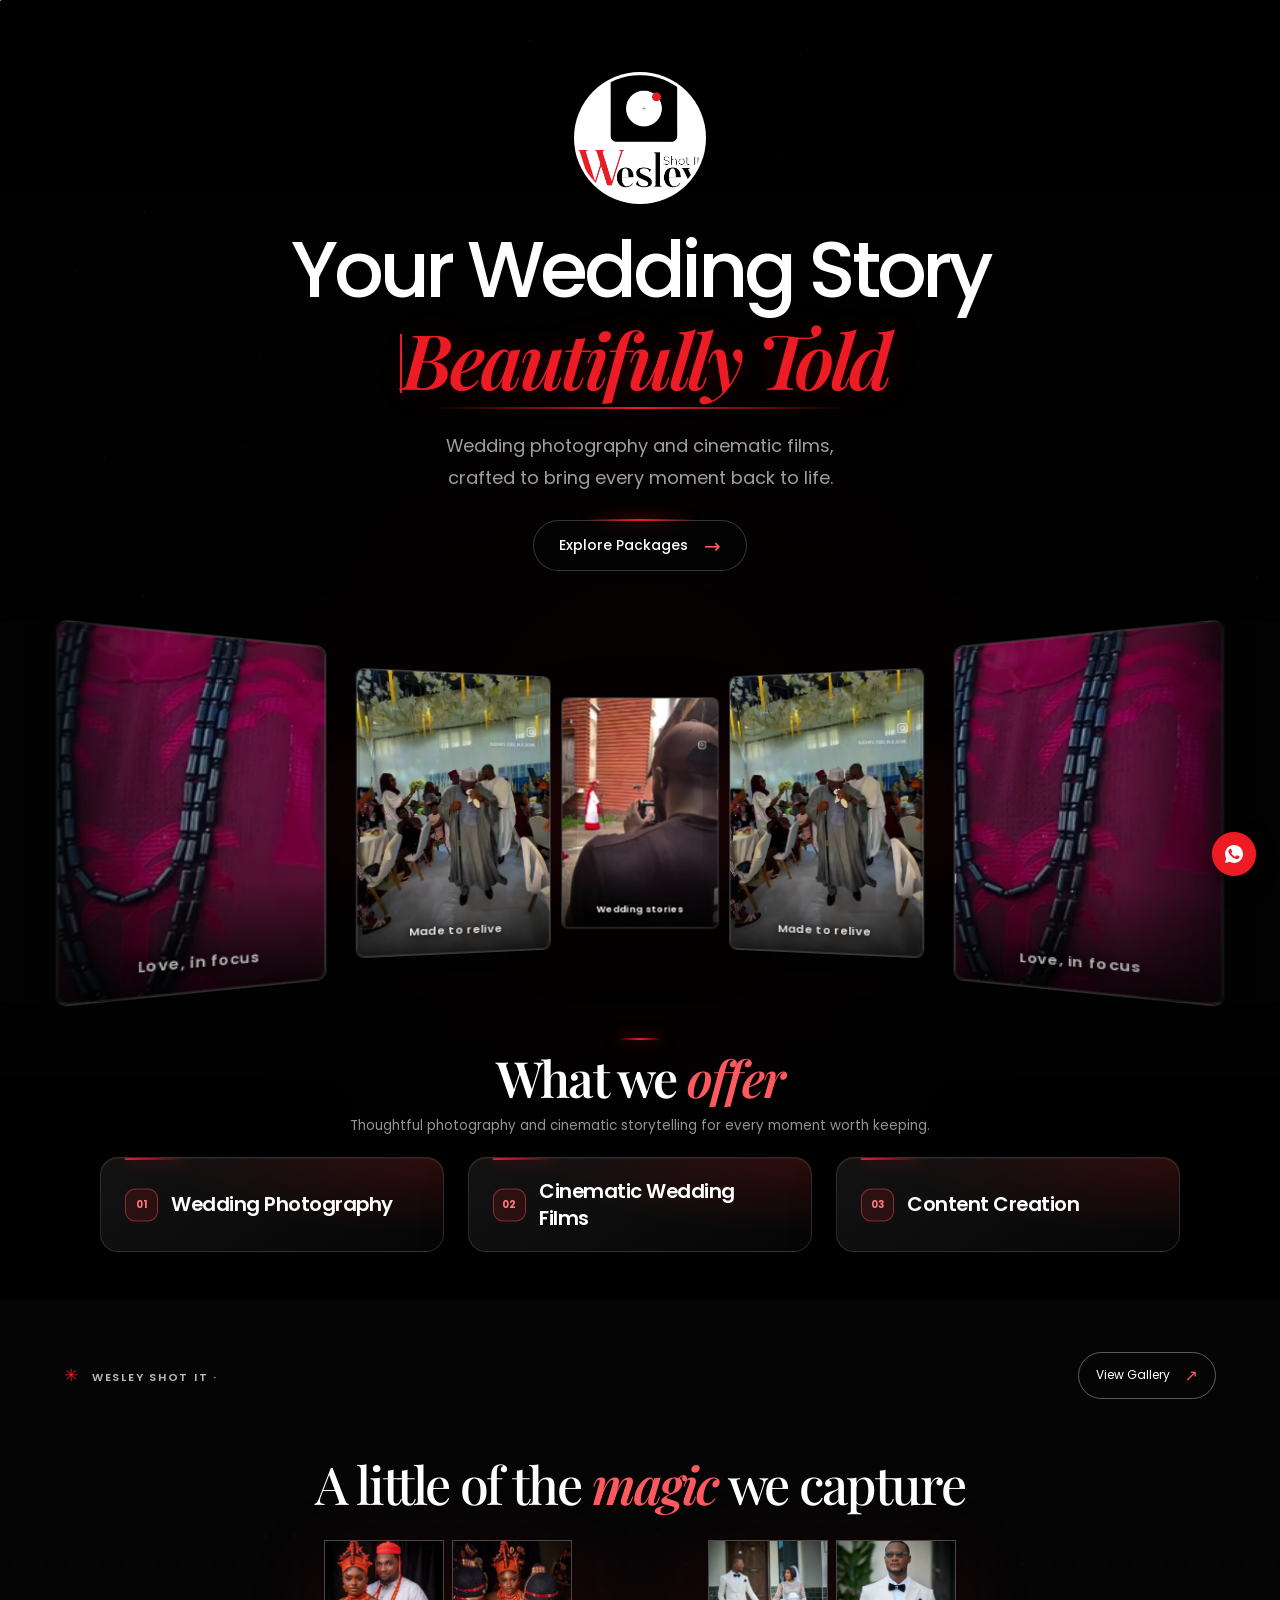
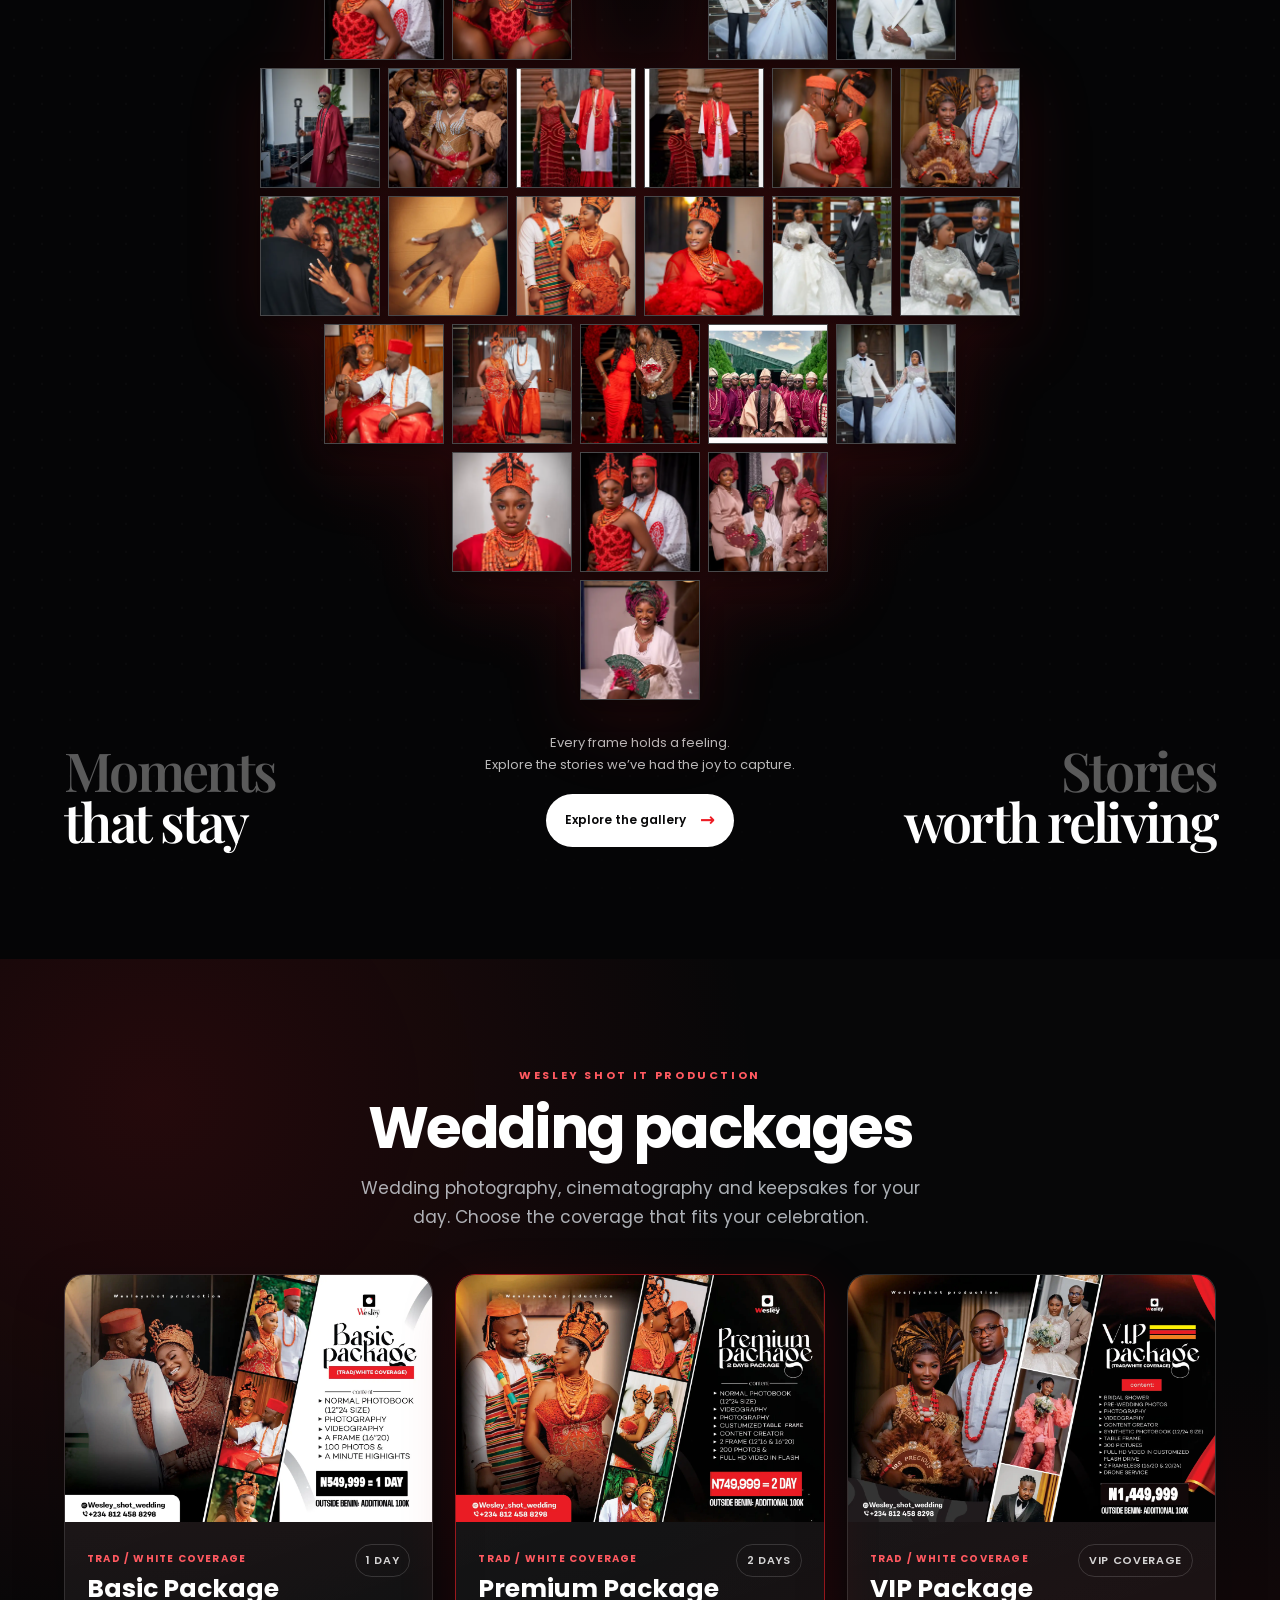
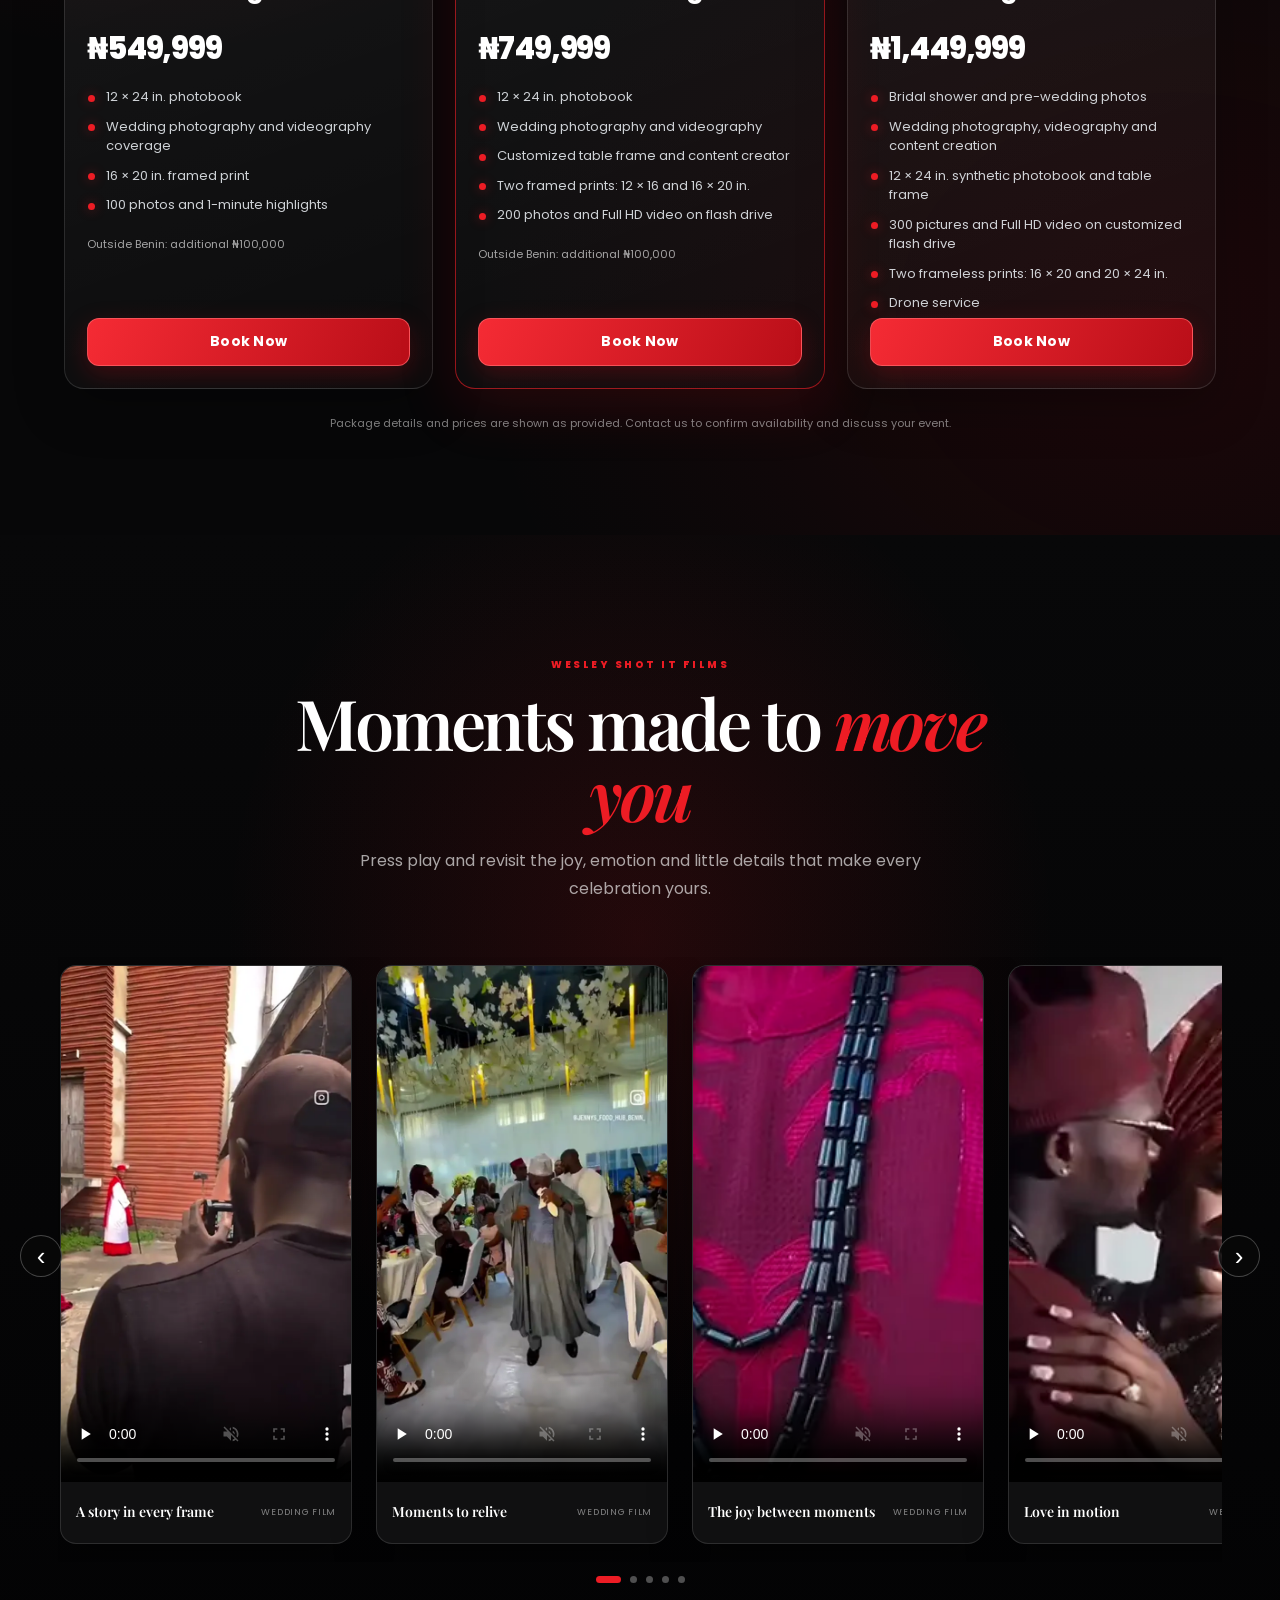
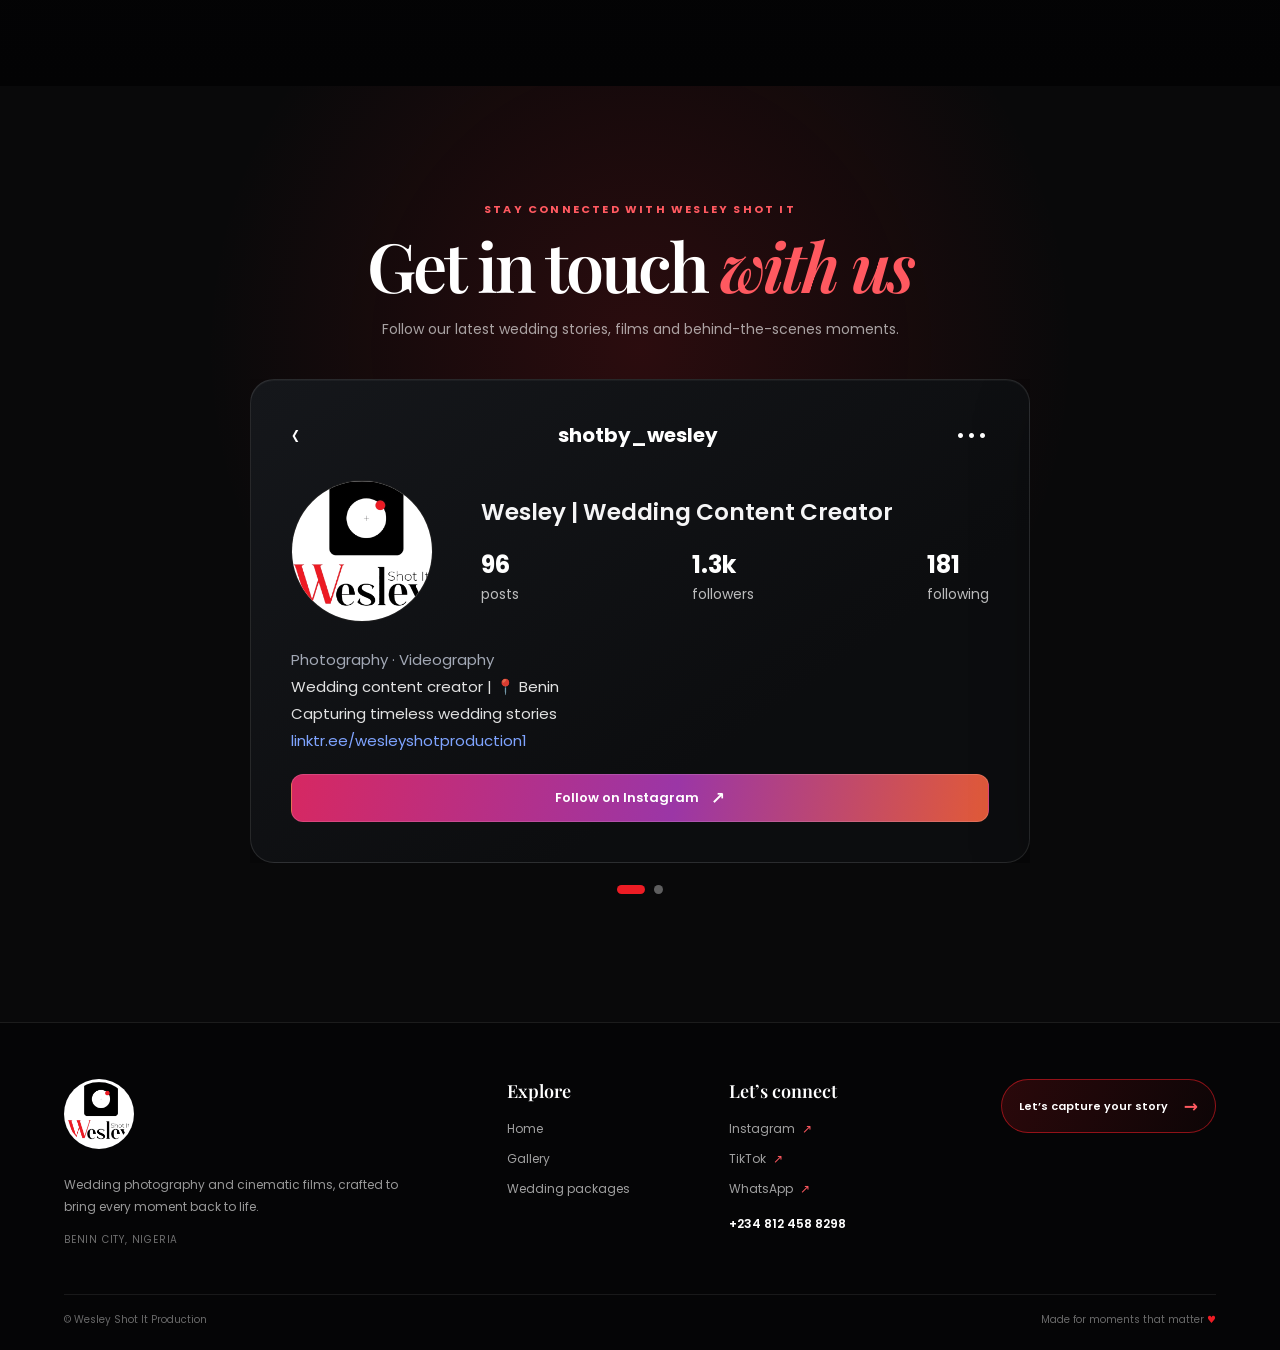
<file: index.html>
<!doctype html>
<html lang="en-US">
  <head>
    <meta charset="utf-8" />
    <meta
      name="viewport"
      content="width=device-width, initial-scale=1, viewport-fit=cover"
    />
    <title>Wesley Shot It | Wedding Photography &amp; Cinematography</title>
    <link
      rel="icon"
      type="image/png"
      sizes="48x48"
      href="assets/brand/favicon.png"
    />
    <link rel="apple-touch-icon" href="assets/brand/apple-touch-icon.png" />
    <link rel="preconnect" href="https://fonts.googleapis.com" />
    <link rel="preconnect" href="https://fonts.gstatic.com" crossorigin />
    <link
      href="https://fonts.googleapis.com/css2?family=Poppins:wght@400;500;600;700;800;900&family=Playfair+Display:ital,wght@0,600;1,600&display=swap"
      rel="stylesheet"
      media="print"
      data-async-fonts
    />
    <link
      rel="preload"
      as="image"
      href="assets/slider/video-thumb-01.webp"
      fetchpriority="high"
    />
    <link rel="stylesheet" href="styles.css" />
  </head>
  <body class="is-loading">
    <div class="loading-screen" role="status" aria-label="Loading Wesleyshotit">
      <div class="loading-center">
        <span class="loading-wordmark" aria-hidden="true">
          <span>Wesleyshotit</span>
          <span>Wesleyshotit</span>
          <span>Wesleyshotit</span>
          <span>Wesleyshotit</span>
          <span>Wesleyshotit</span>
        </span>
        <span class="loading-accent" aria-hidden="true"></span>
      </div>
    </div>
    <div class="stage" id="home">
      <div class="bg"></div>
      <div class="stars" id="stA"></div>
      <div class="stars" id="stB"></div>

      <main class="hero-layout" aria-labelledby="hero-title">
        <div class="hero-copy">
          <p class="hero-brand">
            <img
              class="hero-brand-logo"
              src="assets/brand/IMG_5967-removebg-preview.png"
              alt="Wesley Shot It Production"
            />
          </p>
          <h1 id="hero-title">
            Your Wedding Story<br /><span>Beautifully Told</span>
          </h1>
          <p class="hero-description">
            Wedding photography and cinematic films, crafted to bring every
            moment back to life.
          </p>
          <a class="hero-cta" href="#pricing"
            >Explore Packages <span aria-hidden="true">→</span></a
          >
        </div>

        <div class="gallery-wrap" aria-label="Wedding photography highlights">
          <div class="gallery-glow" aria-hidden="true"></div>
          <div class="ring" id="ring"></div>
        </div>

        <header class="hero-offer-heading">
          <h2>What we <span>offer</span></h2>
          <p>
            Thoughtful photography and cinematic storytelling for every moment
            worth keeping.
          </p>
        </header>

        <div class="hero-features">
          <article>
            <h2>Wedding Photography</h2>
            <!-- <p>
                Real emotion and beautiful details, thoughtfully captured
                throughout your day.
              </p> -->
          </article>
          <article>
            <h2>Cinematic Wedding Films</h2>
            <!-- <p>
              Relive the voices, movement and feeling with a film made around
              your story.
            </p> -->
          </article>
          <article>
            <h2>Content Creation</h2>
            <!-- <p>
              Photobooks, framed prints and lasting keepsakes for the moments
              you treasure.
            </p> -->
          </article>
        </div>
      </main>
    </div>

    <a
      href="https://wa.me/2348124588298"
      target="_blank"
      rel="noopener"
      class="wa"
      aria-label="Chat with Wesley Shot It on WhatsApp"
    >
      <svg viewBox="0 0 32 32" fill="#fff" aria-hidden="true">
        <path
          d="M16.04 4C9.42 4 4.05 9.35 4.05 15.94c0 2.1.55 4.16 1.6 5.97L4 28l6.26-1.63a11.98 11.98 0 0 0 5.78 1.47h.01c6.61 0 11.98-5.35 11.98-11.94C28.03 9.35 22.66 4 16.04 4Zm6.99 16.96c-.3.83-1.74 1.6-2.4 1.7-.62.1-1.4.14-2.26-.14-.52-.17-1.2-.4-2.06-.77-3.62-1.56-5.98-5.19-6.16-5.43-.18-.24-1.47-1.95-1.47-3.72 0-1.77.93-2.64 1.26-3 .33-.36.72-.45.96-.45.24 0 .48 0 .69.01.22.01.52-.08.81.62.3.72 1.02 2.49 1.11 2.67.09.18.15.39.03.63-.12.24-.18.39-.36.6-.18.21-.38.47-.54.63-.18.18-.37.37-.16.73.21.36.94 1.54 2.01 2.5 1.38 1.23 2.55 1.61 2.91 1.79.36.18.57.15.78-.09.21-.24.9-1.05 1.14-1.41.24-.36.48-.3.81-.18.33.12 2.1.99 2.46 1.17.36.18.6.27.69.42.09.15.09.87-.21 1.7Z"
        />
      </svg>
      <span class="wa-prompt" id="wa-prompt" aria-hidden="true"
        >Chat with us</span
      >
    </a>

    <section class="gallery-showcase" aria-labelledby="gallery-showcase-title">
      <div class="gallery-showcase-inner">
        <div class="gallery-showcase-topline">
          <span class="gallery-eyebrow"
            ><span aria-hidden="true">&#x2733;&#xfe0e;</span> Wesley Shot It
            ·</span
          >
          <a class="gallery-view-link" href="gallery.html"
            >View Gallery <span aria-hidden="true">↗</span></a
          >
        </div>
        <h2 id="gallery-showcase-title" class="gallery-showcase-title">
          A little of the <em>magic</em> we capture
        </h2>
        <div
          class="gallery-mosaic"
          aria-label="Heart-shaped collage of 25 wedding photographs"
        >
          <figure class="mosaic-card mosaic-card-01"><img src="assets/images/IMG_6001-480.webp" data-large-src="assets/images/IMG_6001.webp" alt="Wedding photograph 01 by Wesley Shot It" loading="lazy" /></figure>
          <figure class="mosaic-card mosaic-card-02"><img src="assets/images/IMG_5999-480.webp" data-large-src="assets/images/IMG_5999.webp" alt="Wedding photograph 02 by Wesley Shot It" loading="lazy" /></figure>
          <figure class="mosaic-card mosaic-card-03"><img src="assets/images/IMG_5998-480.webp" data-large-src="assets/images/IMG_5998.webp" alt="Wedding photograph 03 by Wesley Shot It" loading="lazy" /></figure>
          <figure class="mosaic-card mosaic-card-04"><img src="assets/images/IMG_5997-480.webp" data-large-src="assets/images/IMG_5997.webp" alt="Wedding photograph 04 by Wesley Shot It" loading="lazy" /></figure>
          <figure class="mosaic-card mosaic-card-05"><img src="assets/images/IMG_5996-480.webp" data-large-src="assets/images/IMG_5996.webp" alt="Wedding photograph 05 by Wesley Shot It" loading="lazy" /></figure>
          <figure class="mosaic-card mosaic-card-06"><img src="assets/images/IMG_5995-480.webp" data-large-src="assets/images/IMG_5995.webp" alt="Wedding photograph 06 by Wesley Shot It" loading="lazy" /></figure>
          <figure class="mosaic-card mosaic-card-07"><img src="assets/images/IMG_5994-480.webp" data-large-src="assets/images/IMG_5994.webp" alt="Wedding photograph 07 by Wesley Shot It" loading="lazy" /></figure>
          <figure class="mosaic-card mosaic-card-08"><img src="assets/images/IMG_5993-480.webp" data-large-src="assets/images/IMG_5993.webp" alt="Wedding photograph 08 by Wesley Shot It" loading="lazy" /></figure>
          <figure class="mosaic-card mosaic-card-09"><img src="assets/images/IMG_5992-480.webp" data-large-src="assets/images/IMG_5992.webp" alt="Wedding photograph 09 by Wesley Shot It" loading="lazy" /></figure>
          <figure class="mosaic-card mosaic-card-10"><img src="assets/images/IMG_5991-480.webp" data-large-src="assets/images/IMG_5991.webp" alt="Wedding photograph 10 by Wesley Shot It" loading="lazy" /></figure>
          <figure class="mosaic-card mosaic-card-11"><img src="assets/images/IMG_5990-480.webp" data-large-src="assets/images/IMG_5990.webp" alt="Wedding photograph 11 by Wesley Shot It" loading="lazy" /></figure>
          <figure class="mosaic-card mosaic-card-12"><img src="assets/images/IMG_5988-480.webp" data-large-src="assets/images/IMG_5988.webp" alt="Wedding photograph 12 by Wesley Shot It" loading="lazy" /></figure>
          <figure class="mosaic-card mosaic-card-13"><img src="assets/images/IMG_5987-480.webp" data-large-src="assets/images/IMG_5987.webp" alt="Wedding photograph 13 by Wesley Shot It" loading="lazy" /></figure>
          <figure class="mosaic-card mosaic-card-14"><img src="assets/images/IMG_5985-480.webp" data-large-src="assets/images/IMG_5985.webp" alt="Wedding photograph 14 by Wesley Shot It" loading="lazy" /></figure>
          <figure class="mosaic-card mosaic-card-15"><img src="assets/images/IMG_5984-480.webp" data-large-src="assets/images/IMG_5984.webp" alt="Wedding photograph 15 by Wesley Shot It" loading="lazy" /></figure>
          <figure class="mosaic-card mosaic-card-16"><img src="assets/images/IMG_5983-480.webp" data-large-src="assets/images/IMG_5983.webp" alt="Wedding photograph 16 by Wesley Shot It" loading="lazy" /></figure>
          <figure class="mosaic-card mosaic-card-17"><img src="assets/images/IMG_5982-480.webp" data-large-src="assets/images/IMG_5982.webp" alt="Wedding photograph 17 by Wesley Shot It" loading="lazy" /></figure>
          <figure class="mosaic-card mosaic-card-18"><img src="assets/images/IMG_5981-480.webp" data-large-src="assets/images/IMG_5981.webp" alt="Wedding photograph 18 by Wesley Shot It" loading="lazy" /></figure>
          <figure class="mosaic-card mosaic-card-19"><img src="assets/images/IMG_5980-480.webp" data-large-src="assets/images/IMG_5980.webp" alt="Wedding photograph 19 by Wesley Shot It" loading="lazy" /></figure>
          <figure class="mosaic-card mosaic-card-20"><img src="assets/images/IMG_5979-480.webp" data-large-src="assets/images/IMG_5979.webp" alt="Wedding photograph 20 by Wesley Shot It" loading="lazy" /></figure>
          <figure class="mosaic-card mosaic-card-21"><img src="assets/images/IMG_5942-480.webp" data-large-src="assets/images/IMG_5942.webp" alt="Wedding photograph 21 by Wesley Shot It" loading="lazy" /></figure>
          <figure class="mosaic-card mosaic-card-22"><img src="assets/images/IMG_5941-480.webp" data-large-src="assets/images/IMG_5941.webp" alt="Wedding photograph 22 by Wesley Shot It" loading="lazy" /></figure>
          <figure class="mosaic-card mosaic-card-23"><img src="assets/images/IMG_5940-480.webp" data-large-src="assets/images/IMG_5940.webp" alt="Wedding photograph 23 by Wesley Shot It" loading="lazy" /></figure>
          <figure class="mosaic-card mosaic-card-24"><img src="assets/images/IMG_5938-480.webp" data-large-src="assets/images/IMG_5938.webp" alt="Wedding photograph 24 by Wesley Shot It" loading="lazy" /></figure>
          <figure class="mosaic-card mosaic-card-25"><img src="assets/images/IMG_5937-480.webp" data-large-src="assets/images/IMG_5937.webp" alt="Wedding photograph 25 by Wesley Shot It" loading="lazy" /></figure>
        </div>

        <div class="gallery-showcase-caption">
          <p class="gallery-display-copy">
            <span>Moments</span><strong>that stay</strong>
          </p>
          <div class="gallery-center-copy">
            <p>
              Every frame holds a feeling.<br />Explore the stories we’ve had
              the joy to capture.
            </p>
            <a class="gallery-round-link" href="gallery.html"
              >Explore the gallery <span aria-hidden="true">→</span></a
            >
          </div>
          <p class="gallery-display-copy gallery-display-copy-right">
            <span>Stories</span><strong>worth reliving</strong>
          </p>
        </div>
      </div>
    </section>
    <section
      class="pricing-section"
      id="pricing"
      aria-labelledby="pricing-title"
    >
      <div class="pricing-inner">
        <header class="pricing-header">
          <span class="pricing-eyebrow">Wesley Shot It Production</span>
          <h2 id="pricing-title">Wedding packages</h2>
          <p>
            Wedding photography, cinematography and keepsakes for your day.
            Choose the coverage that fits your celebration.
          </p>
        </header>

        <div class="pricing-grid">
          <article class="package-card">
            <div class="package-image">
              <img
                src="assets/pricing/basic-package.webp"
                alt="Basic wedding package flyer featuring a traditional Nigerian wedding"
                loading="lazy"
              />
            </div>
            <div class="package-body">
              <div class="package-heading">
                <div>
                  <span class="package-kicker">Trad / white coverage</span>
                  <h3>Basic Package</h3>
                </div>
                <span class="package-duration">1 day</span>
              </div>
              <p class="package-price">₦549,999</p>
              <ul class="package-features">
                <li>12 × 24 in. photobook</li>
                <li>Wedding photography and videography coverage</li>
                <li>16 × 20 in. framed print</li>
                <li>100 photos and 1-minute highlights</li>
              </ul>
              <p class="package-note">Outside Benin: additional ₦100,000</p>
              <a
                class="package-book"
                href="https://wa.me/2348124588298?text=Hi%2C%20I%27d%20like%20to%20book%20the%20Basic%20Package."
                target="_blank"
                rel="noopener"
                >Book Now</a
              >
            </div>
          </article>

          <article class="package-card package-card-featured">
            <div class="package-image">
              <img
                src="assets/pricing/premium-package.webp"
                alt="Premium wedding package flyer featuring a couple in traditional attire"
                loading="lazy"
              />
            </div>
            <div class="package-body">
              <div class="package-heading">
                <div>
                  <span class="package-kicker">Trad / white coverage</span>
                  <h3>Premium Package</h3>
                </div>
                <span class="package-duration">2 days</span>
              </div>
              <p class="package-price">₦749,999</p>
              <ul class="package-features">
                <li>12 × 24 in. photobook</li>
                <li>Wedding photography and videography</li>
                <li>Customized table frame and content creator</li>
                <li>Two framed prints: 12 × 16 and 16 × 20 in.</li>
                <li>200 photos and Full HD video on flash drive</li>
              </ul>
              <p class="package-note">Outside Benin: additional ₦100,000</p>
              <a
                class="package-book"
                href="https://wa.me/2348124588298?text=Hi%2C%20I%27d%20like%20to%20book%20the%20Premium%20Package."
                target="_blank"
                rel="noopener"
                >Book Now</a
              >
            </div>
          </article>

          <article class="package-card">
            <div class="package-image">
              <img
                src="assets/pricing/vip-package.webp"
                alt="VIP wedding package flyer featuring a bride and groom"
                loading="lazy"
              />
            </div>
            <div class="package-body">
              <div class="package-heading">
                <div>
                  <span class="package-kicker">Trad / white coverage</span>
                  <h3>VIP Package</h3>
                </div>
                <span class="package-duration">VIP coverage</span>
              </div>
              <p class="package-price">₦1,449,999</p>
              <ul class="package-features">
                <li>Bridal shower and pre-wedding photos</li>
                <li>Wedding photography, videography and content creation</li>
                <li>12 × 24 in. synthetic photobook and table frame</li>
                <li>300 pictures and Full HD video on customized flash drive</li>
                <li>Two frameless prints: 16 × 20 and 20 × 24 in.</li>
                <li>Drone service</li>
              </ul>
              <a
                class="package-book"
                href="https://wa.me/2348124588298?text=Hi%2C%20I%27d%20like%20to%20book%20the%20VIP%20Package."
                target="_blank"
                rel="noopener"
                >Book Now</a
              >
            </div>
          </article>
        </div>
        <p class="pricing-footnote">
          Package details and prices are shown as provided. Contact us to
          confirm availability and discuss your event.
        </p>
      </div>
    </section>
    <section class="film-section" aria-labelledby="film-title">
      <div class="film-inner">
        <header class="film-header">
          <span class="film-eyebrow">Wesley Shot It films</span>
          <h2 id="film-title">Moments made to <span>move you</span></h2>
          <p>Press play and revisit the joy, emotion and little details that make every celebration yours.</p>
        </header>
        <div class="film-carousel-shell">
          <button class="film-arrow film-arrow-prev" type="button" aria-label="Previous film">‹</button>
          <div class="film-carousel" id="film-carousel" aria-label="Wedding films" tabindex="0">
            <article class="film-card">
              <video controls muted playsinline preload="none" poster="assets/slider/video-thumb-01.webp" aria-label="Play wedding film 1"><source src="assets/slider/slide-01.mp4" type="video/mp4" /></video>
              <div class="film-card-caption"><h3>A story in every frame</h3><span>Wedding film</span></div>
            </article>
            <article class="film-card">
              <video controls muted playsinline preload="none" poster="assets/slider/video-thumb-02.webp" aria-label="Play wedding film 2"><source src="assets/slider/slide-02.mp4" type="video/mp4" /></video>
              <div class="film-card-caption"><h3>Moments to relive</h3><span>Wedding film</span></div>
            </article>
            <article class="film-card">
              <video controls muted playsinline preload="none" poster="assets/slider/video-thumb-03.webp" aria-label="Play wedding film 3"><source src="assets/slider/slide-03.mp4" type="video/mp4" /></video>
              <div class="film-card-caption"><h3>The joy between moments</h3><span>Wedding film</span></div>
            </article>
            <article class="film-card">
              <video controls muted playsinline preload="none" poster="assets/slider/video-thumb-04.webp" aria-label="Play wedding film 4"><source src="assets/slider/slide-04.mp4" type="video/mp4" /></video>
              <div class="film-card-caption"><h3>Love in motion</h3><span>Wedding film</span></div>
            </article>
            <article class="film-card">
              <video controls muted playsinline preload="none" poster="assets/slider/video-thumb-05.webp" aria-label="Play wedding film 5"><source src="assets/slider/slide-05.mp4" type="video/mp4" /></video>
              <div class="film-card-caption"><h3>Your story, remembered</h3><span>Wedding film</span></div>
            </article>
          </div>
          <button class="film-arrow film-arrow-next" type="button" aria-label="Next film">›</button>
        </div>
        <div class="film-indicators" role="group" aria-label="Choose a wedding film">
          <button class="film-indicator is-active" type="button" aria-label="Show film 1" aria-current="true" data-film-index="0"></button>
          <button class="film-indicator" type="button" aria-label="Show film 2" aria-current="false" data-film-index="1"></button>
          <button class="film-indicator" type="button" aria-label="Show film 3" aria-current="false" data-film-index="2"></button>
          <button class="film-indicator" type="button" aria-label="Show film 4" aria-current="false" data-film-index="3"></button>
          <button class="film-indicator" type="button" aria-label="Show film 5" aria-current="false" data-film-index="4"></button>
        </div>
      </div>
    </section>
    <section class="social-section" aria-labelledby="social-title">
      <div class="social-inner">
        <p class="social-eyebrow">Stay connected with Wesley Shot It</p>
        <h2 id="social-title">Get in touch <span>with us</span></h2>
        <p class="social-intro">
          Follow our latest wedding stories, films and behind-the-scenes
          moments.
        </p>
        <div class="social-carousel" aria-label="Social media profiles">
          <div class="social-track" id="social-track">
            <article class="social-card" aria-label="Instagram profile">
              <div class="social-profile-top">
                <span class="social-back" aria-hidden="true">‹</span>
                <strong>shotby_wesley</strong>
                <span class="social-more" aria-hidden="true">•••</span>
              </div>
              <div class="social-profile-main">
                <div
                  class="social-avatar social-avatar-instagram"
                  aria-hidden="true"
                >
                  <img
                    src="assets/brand/IMG_5967-removebg-preview.png"
                    alt=""
                  />
                </div>
                <div class="social-profile-details">
                  <h3>Wesley | Wedding Content Creator</h3>
                  <div class="social-stats">
                    <span><b>96</b> posts</span><span><b>1.3k</b> followers</span
                    ><span><b>181</b> following</span>
                  </div>
                </div>
              </div>
              <div class="social-bio">
                <span class="social-muted">Photography · Videography</span
                ><br />Wedding content creator | 📍 Benin<br />Capturing
                timeless wedding stories<br /><span class="social-link-text"
                  >linktr.ee/wesleyshotproduction1</span
                >
              </div>
              <a
                class="social-follow social-follow-instagram"
                href="https://www.instagram.com/shotby_wesley/"
                target="_blank"
                rel="noopener"
                >Follow on Instagram <span aria-hidden="true">↗</span></a
              >
            </article>
            <article
              class="social-card social-card-tiktok"
              aria-label="TikTok profile"
            >
              <div class="social-profile-top">
                <span class="social-back" aria-hidden="true">‹</span>
                <strong>shotby_wesley</strong>
                <span class="social-more" aria-hidden="true">•••</span>
              </div>
              <div class="social-profile-main">
                <div
                  class="social-avatar social-avatar-tiktok"
                  aria-hidden="true"
                >
                  <img
                    src="assets/brand/IMG_5967-removebg-preview.png"
                    alt=""
                  />
                </div>
                <div class="social-profile-details">
                  <h3>Wesley | Wedding Content Creator</h3>
                   <div class="social-stats">
                    <span><b>96</b> posts</span><span><b>1k</b> followers</span
                    ><span><b>181</b> following</span>
                  </div>
                  <!-- <div class="social-stats social-stats-copy">
                    <span><b>Wedding</b> films</span
                    ><span><b>Behind</b> the scenes</span
                    ><span><b>Benin</b> City</span>
                  </div> -->
                </div>
              </div>
              <div class="social-bio">
                <span class="social-muted">Wedding films · Real moments</span
                ><br />The emotion, the energy, the in-between.<br />See your
                favorite moments come to life.
              </div>
              <a
                class="social-follow social-follow-tiktok"
                href="https://www.tiktok.com/@wesleyshotproduction"
                target="_blank"
                rel="noopener"
                >Follow on TikTok <span aria-hidden="true">↗</span></a
              >
            </article>
          </div>
          <div
            class="social-indicators"
            role="group"
            aria-label="Choose social profile"
          >
            <button
              class="social-indicator is-active"
              type="button"
              aria-label="Show Instagram profile"
              aria-current="true"
              data-slide="0"
            ></button>
            <button
              class="social-indicator"
              type="button"
              aria-label="Show TikTok profile"
              aria-current="false"
              data-slide="1"
            ></button>
          </div>
        </div>
      </div>
    </section>
    <script src="whatsapp-prompt.js" defer></script>
    <script src="social-carousel.js" defer></script>
    <script src="gallery.js" defer></script>
    <script src="video-carousel.js" defer></script>
    <script src="loading.js" defer></script>
    <script src="hero-typing.js" defer></script>
    <script src="script.js" defer></script>
    <footer class="site-footer">
      <div class="site-footer-inner">
        <div class="footer-brand-block">
          <a
            class="footer-brand"
            href="index.html"
            aria-label="Wesley Shot It home"
          >
            <img
              class="footer-brand-mark"
              src="assets/brand/IMG_5967-removebg-preview.png"
              alt="Wesley Shot It Production"
            />
          </a>
          <p>
            Wedding photography and cinematic films, crafted to bring every
            moment back to life.
          </p>
          <span class="footer-location">Benin City, Nigeria</span>
        </div>
        <nav class="footer-nav" aria-label="Footer navigation">
          <h2>Explore</h2>
          <a href="index.html#home">Home</a>
          <a href="gallery.html">Gallery</a>
          <a href="index.html#pricing">Wedding packages</a>
        </nav>
        <div class="footer-connect">
          <h2>Let’s connect</h2>
          <a
            href="https://www.instagram.com/shotby_wesley/"
            target="_blank"
            rel="noopener"
            >Instagram <span aria-hidden="true">↗</span></a
          >
          <a
            href="https://www.tiktok.com/@shotby_wesley"
            target="_blank"
            rel="noopener"
            >TikTok <span aria-hidden="true">↗</span></a
          >
          <a href="https://wa.me/2348124588298" target="_blank" rel="noopener"
            >WhatsApp <span aria-hidden="true">↗</span></a
          >
          <a class="footer-phone" href="tel:+2348124588298"
            >+234 812 458 8298</a
          >
        </div>
        <a
          class="footer-cta"
          href="https://wa.me/2348124588298?text=Hi%2C%20I%27d%20like%20to%20discuss%20my%20wedding%20coverage."
          target="_blank"
          rel="noopener"
          >Let’s capture your story <span aria-hidden="true">→</span></a
        >
      </div>
      <div class="footer-bottom">
        <span>© Wesley Shot It Production</span
        ><span>Made for moments that matter <i aria-hidden="true">♥</i></span>
      </div>
    </footer>
  </body>
</html>
</file>
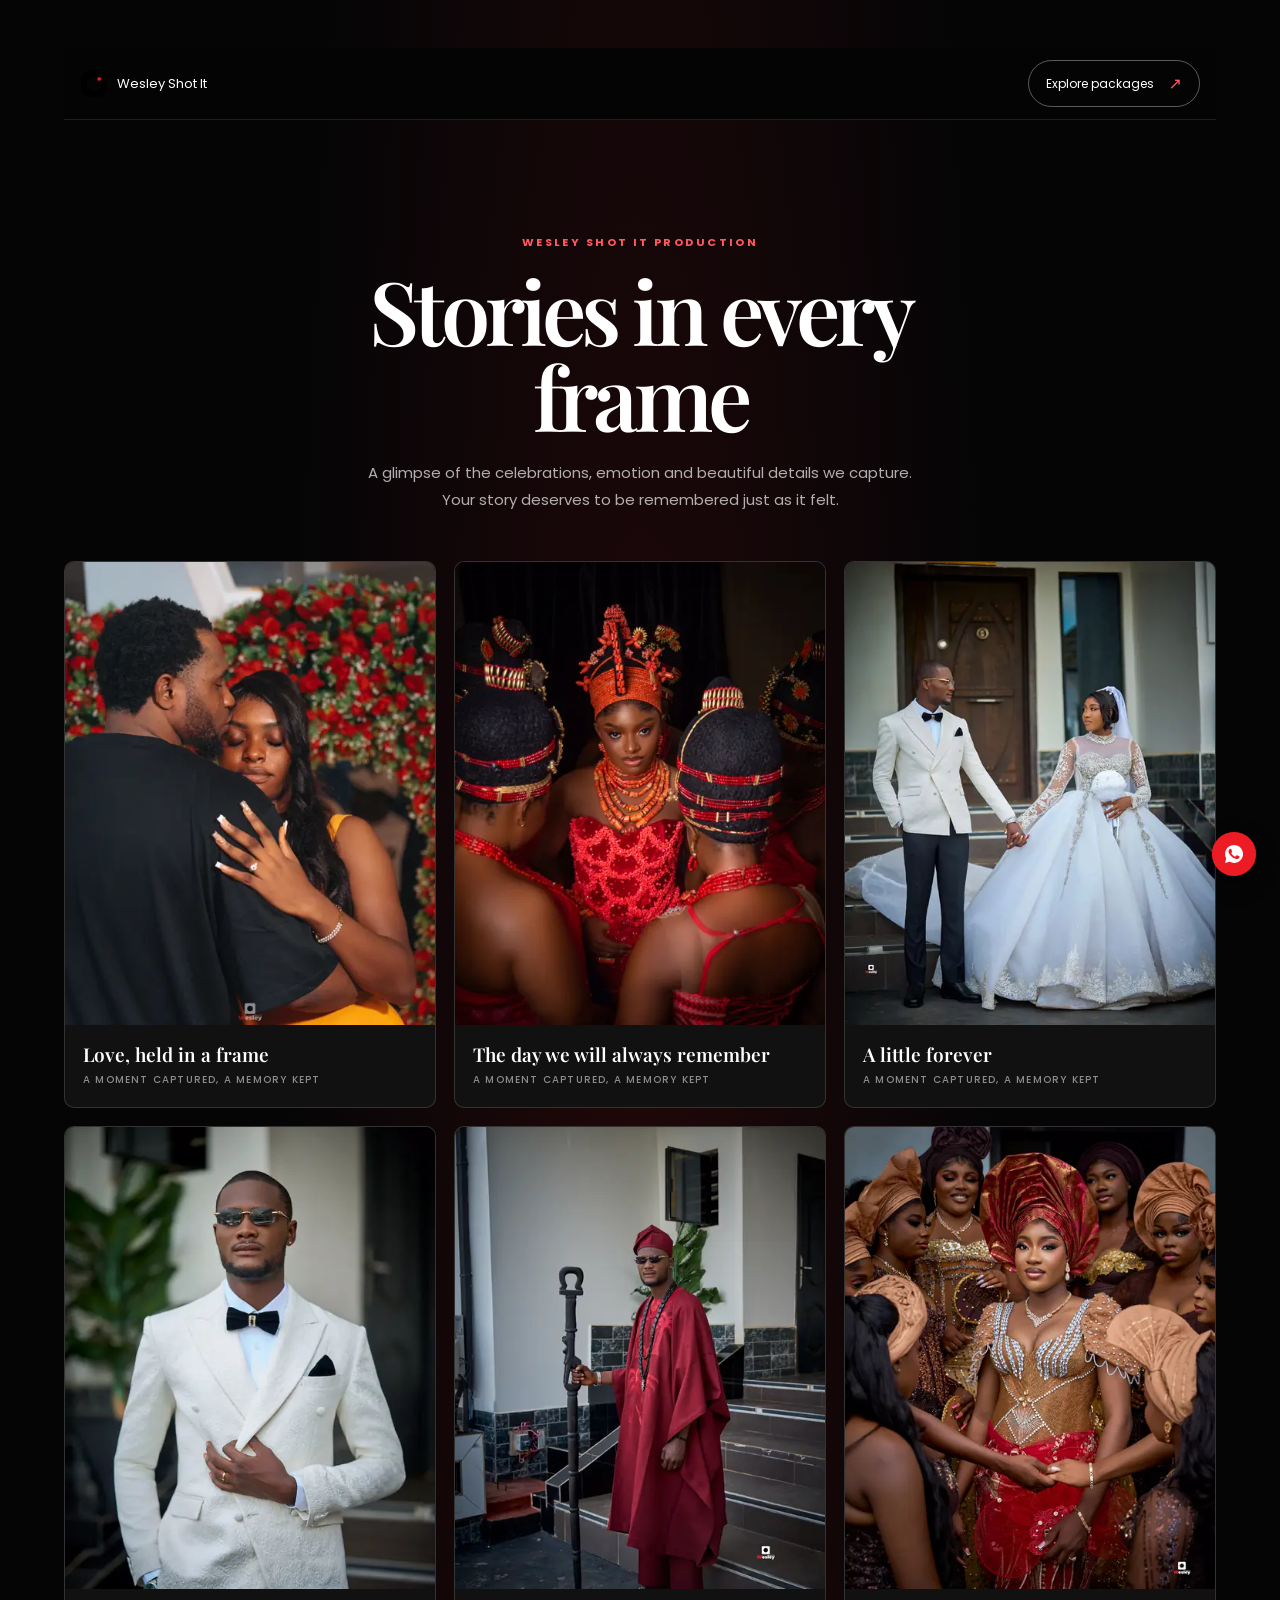
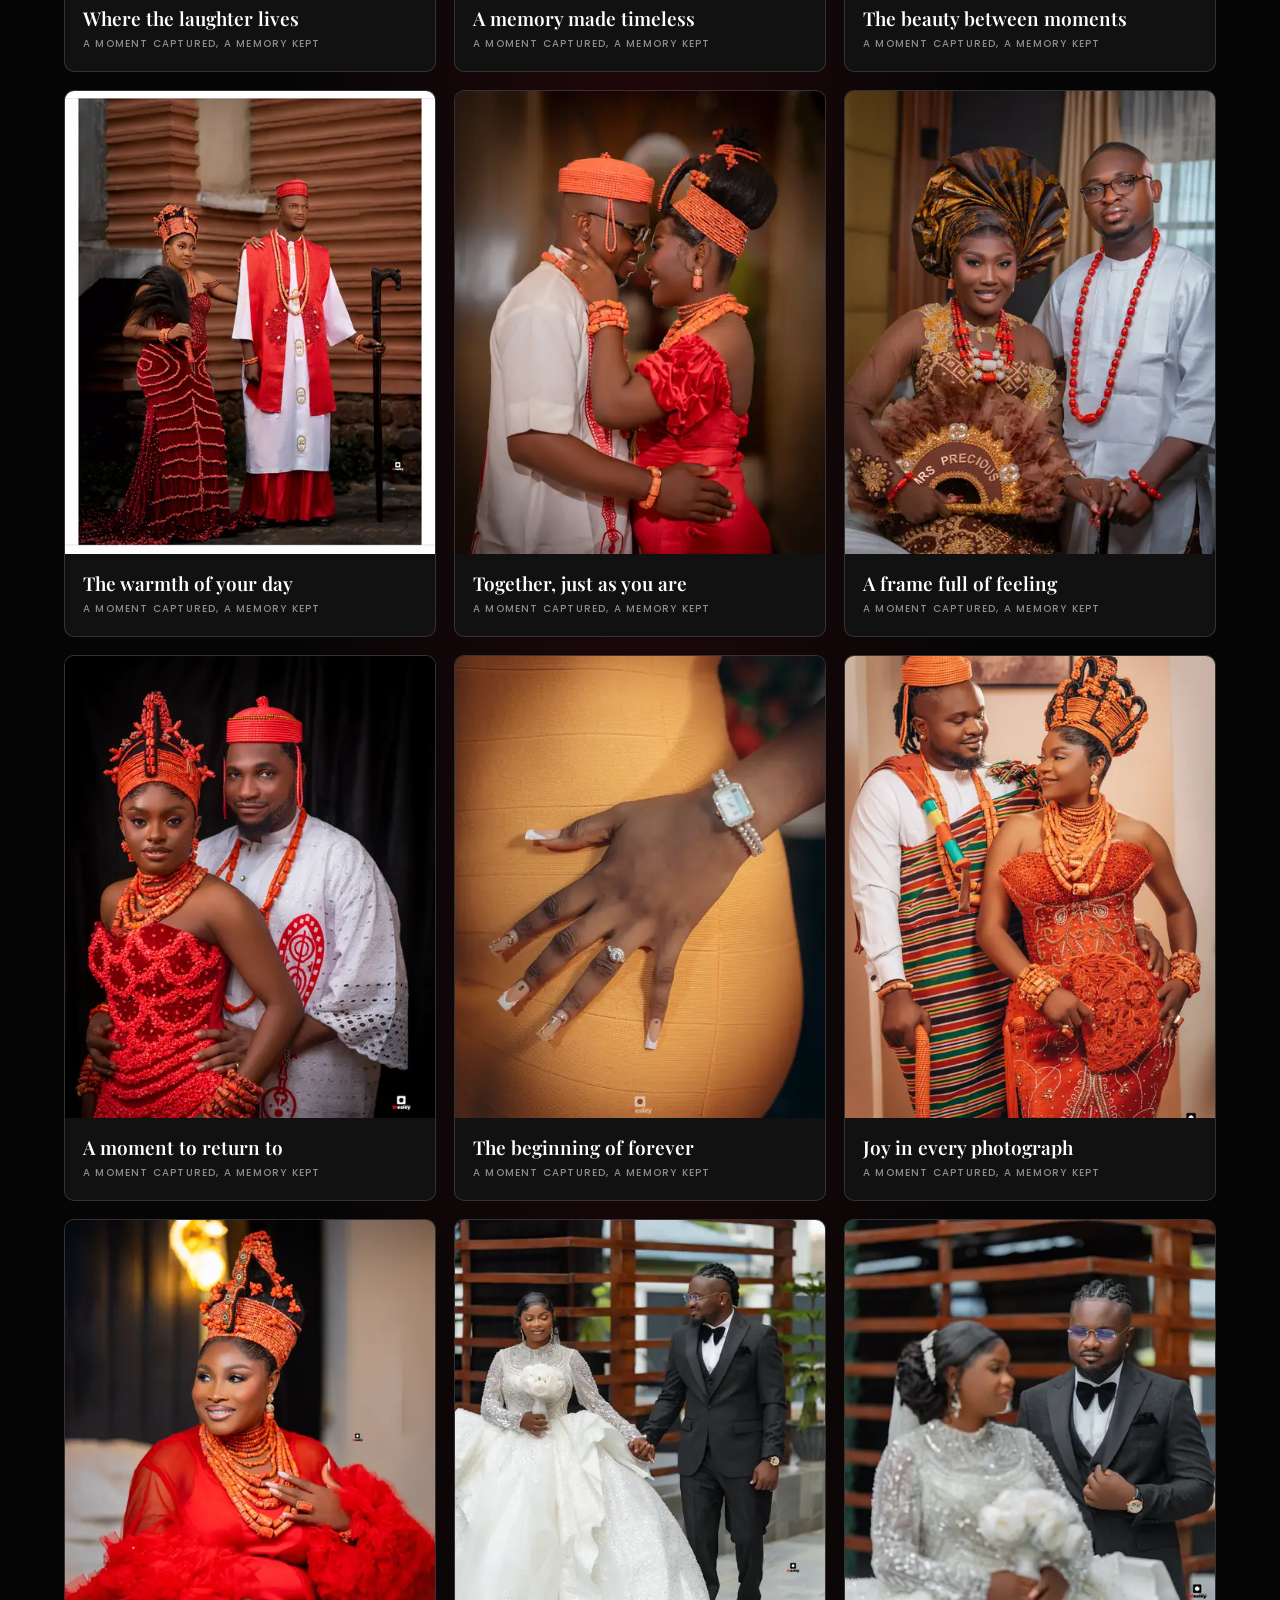
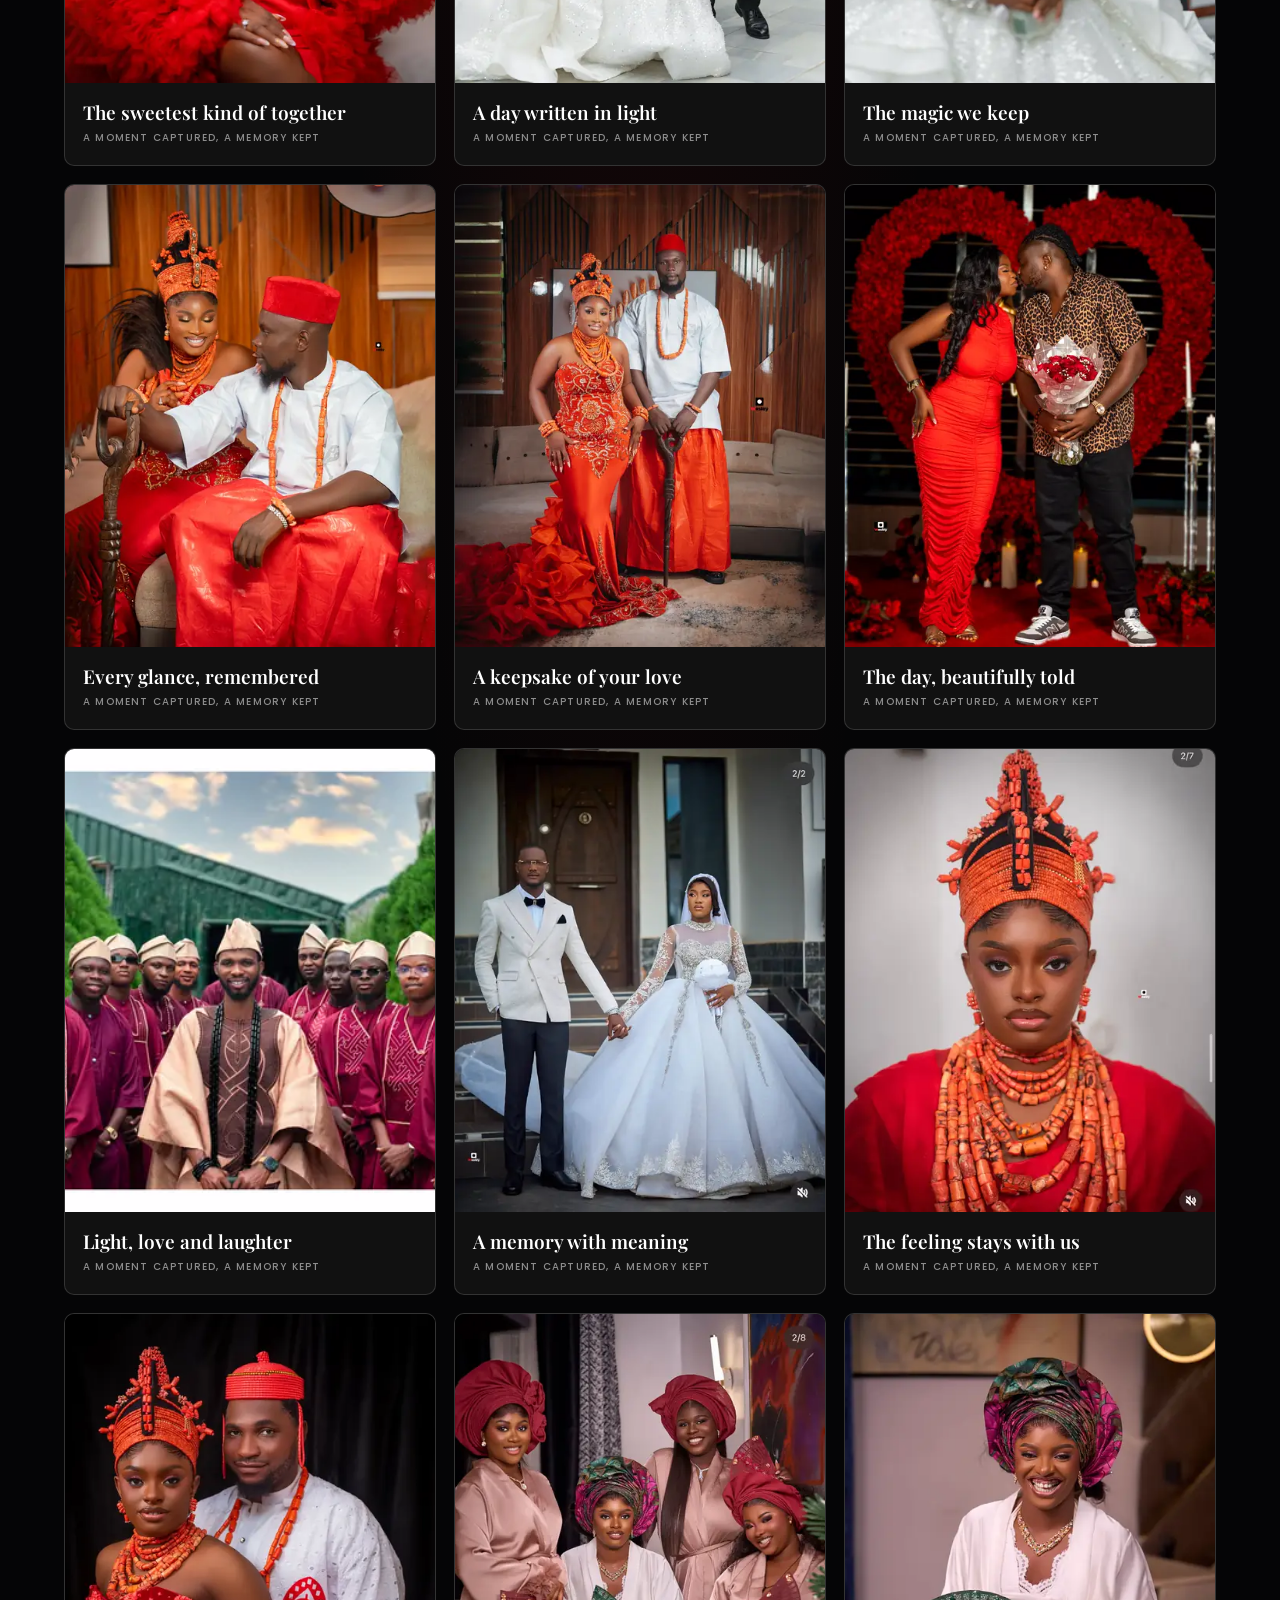
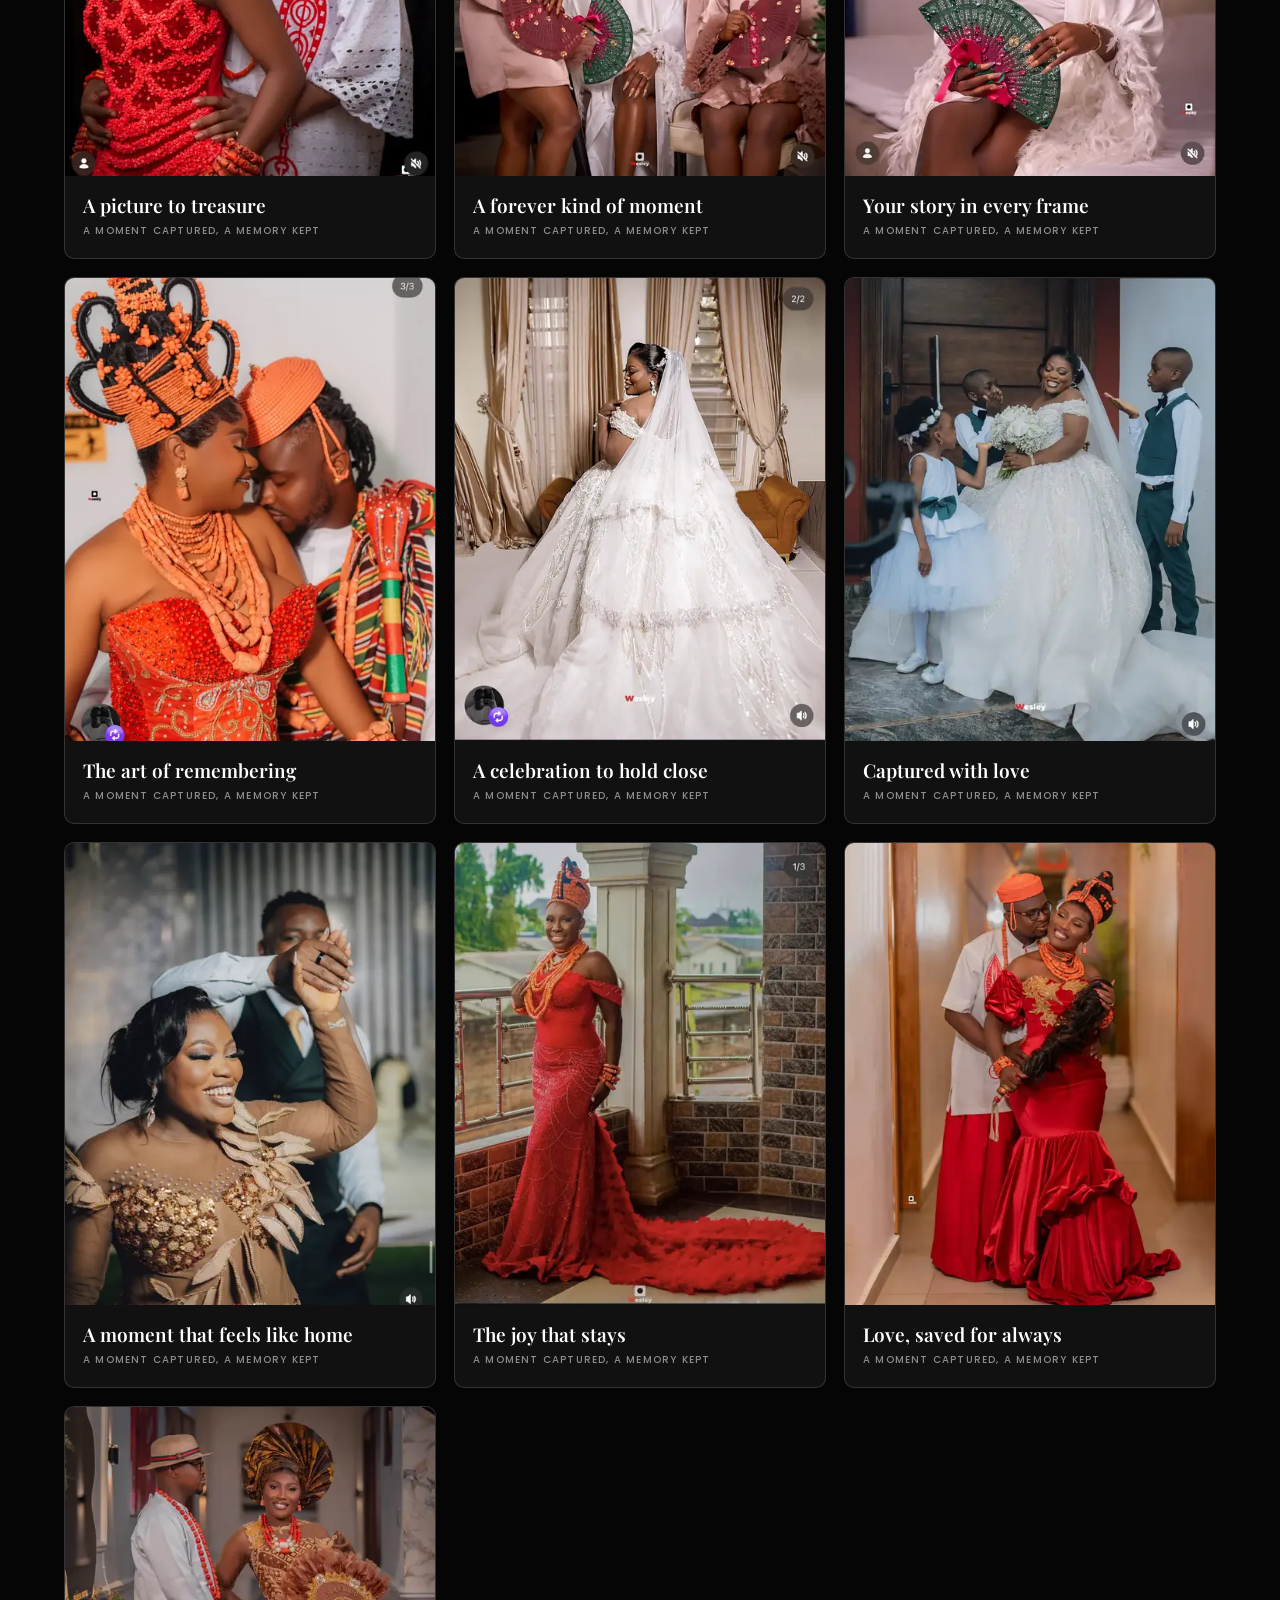
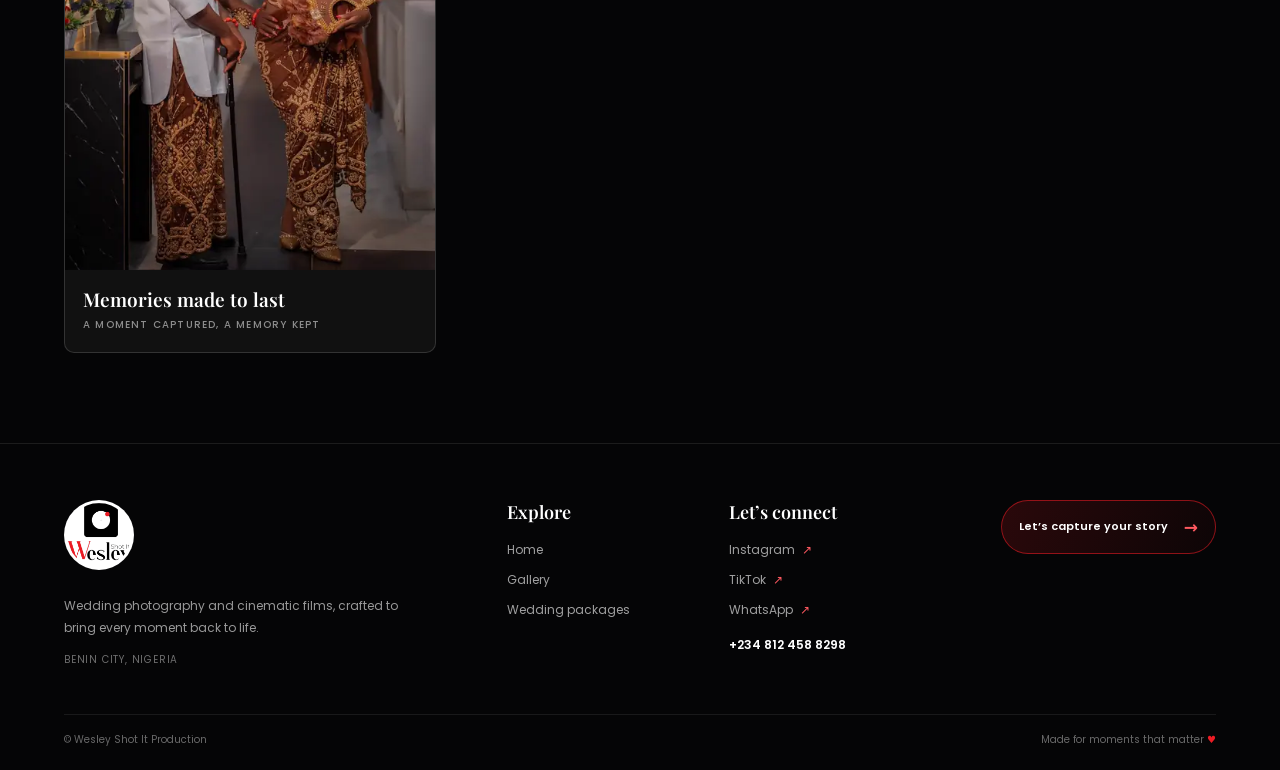
<file: gallery.html>
<!doctype html>
<html lang="en-US">
  <head>
    <meta charset="utf-8" />
    <meta name="viewport" content="width=device-width, initial-scale=1, viewport-fit=cover" />
    <meta name="theme-color" content="#050506" />
    <title>Wedding Gallery | Wesley Shot It</title>
    <link rel="icon" type="image/png" sizes="48x48" href="assets/brand/favicon.png" />
    <link rel="apple-touch-icon" href="assets/brand/apple-touch-icon.png" />
    <link rel="preconnect" href="https://fonts.googleapis.com" />
    <link rel="preconnect" href="https://fonts.gstatic.com" crossorigin />
    <link href="https://fonts.googleapis.com/css2?family=Poppins:wght@400;500;600;700&family=Playfair+Display:wght@600&display=swap" rel="stylesheet" media="print" data-async-fonts />
    <link rel="stylesheet" href="styles.css" />
  </head>
  <body class="is-loading">
    <div class="loading-screen" role="status" aria-label="Loading Wesleyshotit">
      <div class="loading-center">
        <span class="loading-wordmark" aria-hidden="true">
          <span>Wesleyshotit</span>
          <span>Wesleyshotit</span>
          <span>Wesleyshotit</span>
          <span>Wesleyshotit</span>
          <span>Wesleyshotit</span>
        </span>
        <span class="loading-accent" aria-hidden="true"></span>
      </div>
    </div>
    <main class="gallery-page">
      <div class="gallery-page-inner">
        <nav class="gallery-page-nav" aria-label="Gallery navigation">
          <a href="index.html" aria-label="Wesley Shot It home"><img class="gallery-nav-logo" src="assets/brand/logo-icon.png" alt="" /> Wesley Shot It</a>
          <a class="gallery-view-link" href="index.html#pricing">Explore packages <span aria-hidden="true">↗</span></a>
        </nav>
        <header class="gallery-page-title">
          <span>Wesley Shot It Production</span>
          <h1>Stories in every frame</h1>
          <p>A glimpse of the celebrations, emotion and beautiful details we capture. Your story deserves to be remembered just as it felt.</p>
        </header>
        <div class="gallery-page-grid" aria-label="Wedding photo gallery">
          <figure class="gallery-page-card"><img src="assets/images/IMG_5990-480.webp" data-large-src="assets/images/IMG_6001.webp" alt="Wedding photograph 01 from Wesley Shot It" loading="lazy" /><figcaption>Love, held in a frame<span>A moment captured, a memory kept</span></figcaption></figure>
          <figure class="gallery-page-card"><img src="assets/images/IMG_5999-480.webp" data-large-src="assets/images/IMG_5999.webp" alt="Wedding photograph 02 from Wesley Shot It" loading="lazy" /><figcaption>The day we will always remember<span>A moment captured, a memory kept</span></figcaption></figure>
          <figure class="gallery-page-card"><img src="assets/images/IMG_5998-480.webp" data-large-src="assets/images/IMG_5998.webp" alt="Wedding photograph 03 from Wesley Shot It" loading="lazy" /><figcaption>A little forever<span>A moment captured, a memory kept</span></figcaption></figure>
          <figure class="gallery-page-card"><img src="assets/images/IMG_5997-480.webp" data-large-src="assets/images/IMG_5997.webp" alt="Wedding photograph 04 from Wesley Shot It" loading="lazy" /><figcaption>Where the laughter lives<span>A moment captured, a memory kept</span></figcaption></figure>
          <figure class="gallery-page-card"><img src="assets/images/IMG_5996-480.webp" data-large-src="assets/images/IMG_5996.webp" alt="Wedding photograph 05 from Wesley Shot It" loading="lazy" /><figcaption>A memory made timeless<span>A moment captured, a memory kept</span></figcaption></figure>
          <figure class="gallery-page-card"><img src="assets/images/IMG_5995-480.webp" data-large-src="assets/images/IMG_5995.webp" alt="Wedding photograph 06 from Wesley Shot It" loading="lazy" /><figcaption>The beauty between moments<span>A moment captured, a memory kept</span></figcaption></figure>

          <figure class="gallery-page-card"><img src="assets/images/IMG_5993-480.webp" data-large-src="assets/images/IMG_5993.webp" alt="Wedding photograph 08 from Wesley Shot It" loading="lazy" /><figcaption>The warmth of your day<span>A moment captured, a memory kept</span></figcaption></figure>
          <figure class="gallery-page-card"><img src="assets/images/IMG_5992-480.webp" data-large-src="assets/images/IMG_5992.webp" alt="Wedding photograph 09 from Wesley Shot It" loading="lazy" /><figcaption>Together, just as you are<span>A moment captured, a memory kept</span></figcaption></figure>
          <figure class="gallery-page-card"><img src="assets/images/IMG_5991-480.webp" data-large-src="assets/images/IMG_5991.webp" alt="Wedding photograph 10 from Wesley Shot It" loading="lazy" /><figcaption>A frame full of feeling<span>A moment captured, a memory kept</span></figcaption></figure>
          <figure class="gallery-page-card"><img src="assets/images/IMG_6001-480.webp" data-large-src="assets/images/IMG_5990.webp" alt="Wedding photograph 11 from Wesley Shot It" loading="lazy" /><figcaption>A moment to return to<span>A moment captured, a memory kept</span></figcaption></figure>
          <figure class="gallery-page-card"><img src="assets/images/IMG_5988-480.webp" data-large-src="assets/images/IMG_5988.webp" alt="Wedding photograph 12 from Wesley Shot It" loading="lazy" /><figcaption>The beginning of forever<span>A moment captured, a memory kept</span></figcaption></figure>
          <figure class="gallery-page-card"><img src="assets/images/IMG_5987-480.webp" data-large-src="assets/images/IMG_5987.webp" alt="Wedding photograph 13 from Wesley Shot It" loading="lazy" /><figcaption>Joy in every photograph<span>A moment captured, a memory kept</span></figcaption></figure>
          <figure class="gallery-page-card"><img src="assets/images/IMG_5985-480.webp" data-large-src="assets/images/IMG_5985.webp" alt="Wedding photograph 14 from Wesley Shot It" loading="lazy" /><figcaption>The sweetest kind of together<span>A moment captured, a memory kept</span></figcaption></figure>
          <figure class="gallery-page-card"><img src="assets/images/IMG_5984-480.webp" data-large-src="assets/images/IMG_5984.webp" alt="Wedding photograph 15 from Wesley Shot It" loading="lazy" /><figcaption>A day written in light<span>A moment captured, a memory kept</span></figcaption></figure>
          <figure class="gallery-page-card"><img src="assets/images/IMG_5983-480.webp" data-large-src="assets/images/IMG_5983.webp" alt="Wedding photograph 16 from Wesley Shot It" loading="lazy" /><figcaption>The magic we keep<span>A moment captured, a memory kept</span></figcaption></figure>
          <figure class="gallery-page-card"><img src="assets/images/IMG_5982-480.webp" data-large-src="assets/images/IMG_5982.webp" alt="Wedding photograph 17 from Wesley Shot It" loading="lazy" /><figcaption>Every glance, remembered<span>A moment captured, a memory kept</span></figcaption></figure>
          <figure class="gallery-page-card"><img src="assets/images/IMG_5981-480.webp" data-large-src="assets/images/IMG_5981.webp" alt="Wedding photograph 18 from Wesley Shot It" loading="lazy" /><figcaption>A keepsake of your love<span>A moment captured, a memory kept</span></figcaption></figure>
          <figure class="gallery-page-card"><img src="assets/images/IMG_5980-480.webp" data-large-src="assets/images/IMG_5980.webp" alt="Wedding photograph 19 from Wesley Shot It" loading="lazy" /><figcaption>The day, beautifully told<span>A moment captured, a memory kept</span></figcaption></figure>
          <figure class="gallery-page-card"><img src="assets/images/IMG_5979-480.webp" data-large-src="assets/images/IMG_5979.webp" alt="Wedding photograph 20 from Wesley Shot It" loading="lazy" /><figcaption>Light, love and laughter<span>A moment captured, a memory kept</span></figcaption></figure>
          <figure class="gallery-page-card"><img src="assets/images/IMG_5942-480.webp" data-large-src="assets/images/IMG_5942.webp" alt="Wedding photograph 21 from Wesley Shot It" loading="lazy" /><figcaption>A memory with meaning<span>A moment captured, a memory kept</span></figcaption></figure>
          <figure class="gallery-page-card"><img src="assets/images/IMG_5941-480.webp" data-large-src="assets/images/IMG_5941.webp" alt="Wedding photograph 22 from Wesley Shot It" loading="lazy" /><figcaption>The feeling stays with us<span>A moment captured, a memory kept</span></figcaption></figure>
          <figure class="gallery-page-card"><img src="assets/images/IMG_5940-480.webp" data-large-src="assets/images/IMG_5940.webp" alt="Wedding photograph 23 from Wesley Shot It" loading="lazy" /><figcaption>A picture to treasure<span>A moment captured, a memory kept</span></figcaption></figure>
          <figure class="gallery-page-card"><img src="assets/images/IMG_5938-480.webp" data-large-src="assets/images/IMG_5938.webp" alt="Wedding photograph 24 from Wesley Shot It" loading="lazy" /><figcaption>A forever kind of moment<span>A moment captured, a memory kept</span></figcaption></figure>
          <figure class="gallery-page-card"><img src="assets/images/IMG_5937-480.webp" data-large-src="assets/images/IMG_5937.webp" alt="Wedding photograph 25 from Wesley Shot It" loading="lazy" /><figcaption>Your story in every frame<span>A moment captured, a memory kept</span></figcaption></figure>
          <figure class="gallery-page-card"><img src="assets/images/IMG_5936-480.webp" data-large-src="assets/images/IMG_5936.webp" alt="Wedding photograph 26 from Wesley Shot It" loading="lazy" /><figcaption>The art of remembering<span>A moment captured, a memory kept</span></figcaption></figure>
          <figure class="gallery-page-card"><img src="assets/images/IMG_5934-480.webp" data-large-src="assets/images/IMG_5934.jpg" alt="Wedding photograph 27 from Wesley Shot It" loading="lazy" /><figcaption>A celebration to hold close<span>A moment captured, a memory kept</span></figcaption></figure>
          <figure class="gallery-page-card"><img src="assets/images/IMG_5932-480.webp" data-large-src="assets/images/IMG_5932.webp" alt="Wedding photograph 28 from Wesley Shot It" loading="lazy" /><figcaption>Captured with love<span>A moment captured, a memory kept</span></figcaption></figure>
          <figure class="gallery-page-card"><img src="assets/images/IMG_5930-480.webp" data-large-src="assets/images/IMG_5930-480.webp" alt="Wedding photograph 29 from Wesley Shot It" loading="lazy" /><figcaption>A moment that feels like home<span>A moment captured, a memory kept</span></figcaption></figure>
          <figure class="gallery-page-card"><img src="assets/images/IMG_5928-480.webp" data-large-src="assets/images/IMG_5928.webp" alt="Wedding photograph 30 from Wesley Shot It" loading="lazy" /><figcaption>The joy that stays<span>A moment captured, a memory kept</span></figcaption></figure>
          <figure class="gallery-page-card"><img src="assets/images/IMG_5919-480.webp" data-large-src="assets/images/IMG_5919.webp" alt="Wedding photograph 31 from Wesley Shot It" loading="lazy" /><figcaption>Love, saved for always<span>A moment captured, a memory kept</span></figcaption></figure>
          <figure class="gallery-page-card"><img src="assets/images/IMG_5918-480.webp" data-large-src="assets/images/IMG_5918.webp" alt="Wedding photograph 32 from Wesley Shot It" loading="lazy" /><figcaption>Memories made to last<span>A moment captured, a memory kept</span></figcaption></figure>
        </div>
      </div>
    </main>
    <script src="loading.js" defer></script>
    <script src="gallery.js" defer></script>
    <footer class="site-footer">
      <div class="site-footer-inner">
        <div class="footer-brand-block">
          <a class="footer-brand" href="index.html" aria-label="Wesley Shot It home">
            <img class="footer-brand-mark" src="assets/brand/IMG_5967-removebg-preview.png" alt="Wesley Shot It Production" />
          </a>
          <p>Wedding photography and cinematic films, crafted to bring every moment back to life.</p>
          <span class="footer-location">Benin City, Nigeria</span>
        </div>
        <nav class="footer-nav" aria-label="Footer navigation">
          <h2>Explore</h2>
          <a href="index.html#home">Home</a>
          <a href="gallery.html">Gallery</a>
          <a href="index.html#pricing">Wedding packages</a>
        </nav>
        <div class="footer-connect">
          <h2>Let’s connect</h2>
          <a href="https://www.instagram.com/shotby_wesley/" target="_blank" rel="noopener">Instagram <span aria-hidden="true">↗</span></a>
          <a href="https://www.tiktok.com/@shotby_wesley" target="_blank" rel="noopener">TikTok <span aria-hidden="true">↗</span></a>
          <a href="https://wa.me/2348124588298" target="_blank" rel="noopener">WhatsApp <span aria-hidden="true">↗</span></a>
          <a class="footer-phone" href="tel:+2348124588298">+234 812 458 8298</a>
        </div>
        <a class="footer-cta" href="https://wa.me/2348124588298?text=Hi%2C%20I%27d%20like%20to%20discuss%20my%20wedding%20coverage." target="_blank" rel="noopener">Let’s capture your story <span aria-hidden="true">→</span></a>
      </div>
      <div class="footer-bottom"><span>© Wesley Shot It Production</span><span>Made for moments that matter <i aria-hidden="true">♥</i></span></div>
    </footer>
    <a
      href="https://wa.me/2348124588298"
      target="_blank"
      rel="noopener"
      class="wa"
      aria-label="Chat with Wesley Shot It on WhatsApp"
    >
      <svg viewBox="0 0 32 32" fill="#fff" aria-hidden="true">
        <path d="M16.04 4C9.42 4 4.05 9.35 4.05 15.94c0 2.1.55 4.16 1.6 5.97L4 28l6.26-1.63a11.98 11.98 0 0 0 5.78 1.47h.01c6.61 0 11.98-5.35 11.98-11.94C28.03 9.35 22.66 4 16.04 4Zm6.99 16.96c-.3.83-1.74 1.6-2.4 1.7-.62.1-1.4.14-2.26-.14-.52-.17-1.2-.4-2.06-.77-3.62-1.56-5.98-5.19-6.16-5.43-.18-.24-1.47-1.95-1.47-3.72 0-1.77.93-2.64 1.26-3 .33-.36.72-.45.96-.45.24 0 .48 0 .69.01.22.01.52-.08.81.62.3.72 1.02 2.49 1.11 2.67.09.18.15.39.03.63-.12.24-.18.39-.36.6-.18.21-.38.47-.54.63-.18.18-.37.37-.16.73.21.36.94 1.54 2.01 2.5 1.38 1.23 2.55 1.61 2.91 1.79.36.18.57.15.78-.09.21-.24.9-1.05 1.14-1.41.24-.36.48-.3.81-.18.33.12 2.1.99 2.46 1.17.36.18.6.27.69.42.09.15.09.87-.21 1.7Z" />
      </svg>
      <span class="wa-prompt" id="wa-prompt" aria-hidden="true">Chat with us</span>
    </a>
    <script src="whatsapp-prompt.js" defer></script>
  </body>
</html>
</file>
<file: styles.css>
:root {
  --brand-red: #ed1c24;
  --brand-black: #050506;
  --brand-white: #fff;
}
* {
  box-sizing: border-box;
  margin: 0;
  padding: 0;
}
html {
  min-height: 100%;
  scroll-behavior: smooth;
  background: #050506;
}
body {
  min-height: 100%;
  overflow-x: hidden;
  background: #050506;
  color: #fff;
  font-family: Poppins, Inter, system-ui, sans-serif;
  -webkit-font-smoothing: antialiased;
}
body.is-loading {
  overflow: hidden;
}
.loading-screen {
  position: fixed;
  z-index: 10000;
  inset: 0;
  display: grid;
  place-items: center;
  overflow: hidden;
  background: #050506;
  opacity: 1;
  visibility: visible;
  transition: opacity 480ms ease, visibility 480ms ease;
}
.loading-screen::before {
  position: absolute;
  width: min(64vw, 680px);
  aspect-ratio: 1;
  border-radius: 50%;
  background: radial-gradient(circle, rgba(237, 28, 36, 0.13), transparent 68%);
  content: "";
  pointer-events: none;
}
.loading-center {
  position: relative;
  z-index: 1;
  display: grid;
  justify-items: center;
  gap: clamp(22px, 4vh, 38px);
  width: 100%;
  padding: 24px;
}
.loading-wordmark {
  position: relative;
  display: inline-block;
  color: transparent;
  font-size: clamp(38px, 9.2vw, 126px);
  font-weight: 900;
  letter-spacing: -0.085em;
  line-height: 1;
  white-space: nowrap;
  -webkit-text-stroke: 1px rgba(255, 255, 255, 0.22);
}
.loading-wordmark > span {
  display: block;
  background-position: center;
  background-size: cover;
  background-clip: text;
  -webkit-background-clip: text;
  animation: loading-photo-cycle 4s linear infinite;
}
.loading-wordmark > span:not(:first-child) {
  position: absolute;
  inset: 0;
}
.loading-wordmark > span:nth-child(1) {
  background-image: url("assets/images/IMG_6001-480.webp");
  animation-delay: 0s;
}
.loading-wordmark > span:nth-child(2) {
  background-image: url("assets/images/IMG_5998-480.webp");
  animation-delay: -0.8s;
}
.loading-wordmark > span:nth-child(3) {
  background-image: url("assets/images/IMG_5995-480.webp");
  animation-delay: -1.6s;
}
.loading-wordmark > span:nth-child(4) {
  background-image: url("assets/images/IMG_5988-480.webp");
  animation-delay: -2.4s;
}
.loading-wordmark > span:nth-child(5) {
  background-image: url("assets/images/IMG_5983-480.webp");
  animation-delay: -3.2s;
}
.loading-accent {
  display: block;
  width: clamp(44px, 7vw, 86px);
  height: 3px;
  border-radius: 99px;
  background: var(--brand-red);
  box-shadow: 0 0 22px rgba(237, 28, 36, 0.7);
  animation: loading-accent-pulse 850ms ease-in-out infinite alternate;
}
.loading-screen.is-flashing {
  animation: loading-flash 320ms steps(1, end) both;
}
.loading-screen.is-hidden {
  opacity: 0;
  visibility: hidden;
  pointer-events: none;
}
@keyframes loading-photo-cycle {
  0%, 17% { opacity: 1; }
  20%, 97% { opacity: 0; }
  100% { opacity: 1; }
}
@keyframes loading-accent-pulse {
  from { transform: scaleX(0.65); opacity: 0.55; }
  to { transform: scaleX(1); opacity: 1; }
}
@keyframes loading-flash {
  0%, 55% { background-color: #050506; }
  60%, 100% { background-color: #fff; }
}
@media (max-width: 520px) {
  .loading-wordmark {
    font-size: clamp(34px, 9.5vw, 52px);
    letter-spacing: -0.09em;
  }
}
@media (prefers-reduced-motion: reduce) {
  .loading-wordmark > span,
  .loading-accent {
    animation: none;
  }
  .loading-wordmark > span:not(:first-child) {
    opacity: 0;
  }
  .loading-screen.is-flashing {
    animation-duration: 1ms;
  }
}
a {
  color: inherit;
  text-decoration: none;
}
.stage {
  position: relative;
  isolation: isolate;
  min-height: 100svh;
  overflow: hidden;
  background: #030304;
}
.hero-video-container,
.hero-video {
  position: absolute;
  inset: 0;
  width: 100%;
  height: 100%;
}
.hero-video {
  object-fit: cover;
  object-position: center;
  z-index: -2;
  pointer-events: none;
}
.bg {
  position: absolute;
  inset: 0;
  z-index: -1;
  background:
    linear-gradient(
      180deg,
      rgba(0, 0, 0, 0.9),
      rgba(0, 0, 0, 0.68) 48%,
      rgba(0, 0, 0, 0.91)
    ),
    radial-gradient(ellipse at 50% 63%, rgba(237, 28, 36, 0.1), transparent 50%);
}
.stars {
  position: absolute;
  left: 0;
  top: 0;
  width: 1px;
  height: 1px;
  border-radius: 50%;
  background: #fff;
  pointer-events: none;
  opacity: 0.5;
}
.hero-layout {
  position: relative;
  z-index: 1;
  min-height: 100svh;
  width: min(100%, 1500px);
  margin: 0 auto;
  padding: clamp(72px, 8vh, 112px) clamp(22px, 5vw, 76px) 48px;
  display: flex;
  flex-direction: column;
  justify-content: flex-start;
  align-items: center;
  text-align: center;
}
.hero-copy {
  position: relative;
  z-index: 4;
  width: min(100%, 780px);
  display: flex;
  flex-direction: column;
  align-items: center;
}
.hero-brand {
  display: flex;
  align-items: center;
  gap: 10px;
  margin-bottom: 24px;
  color: rgba(255, 255, 255, 0.72);
  font-size: 12px;
  font-weight: 600;
  letter-spacing: 0.28em;
  text-transform: uppercase;
}
.hero-brand-logo {
  display: block;
  width: clamp(60px, 12vw, 132px);
  height: auto;
  flex: none;
  padding: 3px;
  border-radius: 100%;
  background: #fff;
}
.hero-copy h1 {
  position: relative;
  font-size: clamp(40px, 6.1vw, 82px);
  font-weight: 500;
  line-height: 1.08;
  letter-spacing: -0.055em;
  color: #fff;
  text-wrap: balance;
}
.hero-copy h1 span {
  position: relative;
  display: inline-block;
  margin-top: 5px;
  color: var(--brand-red);
  font: italic 600 0.98em/1.08 "Playfair Display", Georgia, serif;
  letter-spacing: -0.045em;
  text-shadow: 0 0 30px rgba(237, 28, 36, 0.2);
}
.hero-copy h1 span::after {
  position: absolute;
  right: 8%;
  bottom: -0.12em;
  left: 8%;
  height: 2px;
  border-radius: 99px;
  background: linear-gradient(90deg, transparent, var(--brand-red), transparent);
  content: "";
  transform: scaleX(0);
  transform-origin: center;
}
.hero-copy h1 span::before {
  display: inline-block;
  width: 2px;
  height: 0.76em;
  margin-left: 0.12em;
  background: currentColor;
  content: "";
  vertical-align: -0.03em;
  animation: hero-caret-blink 900ms steps(2, end) infinite;
}
body.is-loading .hero-copy h1 {
  opacity: 0;
  transform: translateY(16px);
}
body.page-revealed .hero-copy h1 {
  animation: hero-title-enter 720ms cubic-bezier(0.2, 0.75, 0.25, 1) both;
}
body.page-revealed .hero-copy h1 span::after {
  animation: hero-underline-enter 620ms ease-out 300ms both;
}
@keyframes hero-title-enter {
  from { opacity: 0; transform: translateY(16px); }
  to { opacity: 1; transform: translateY(0); }
}
@keyframes hero-underline-enter {
  to { transform: scaleX(1); }
}
@keyframes hero-caret-blink {
  50% { opacity: 0; }
}
@media (prefers-reduced-motion: reduce) {
  body.is-loading .hero-copy h1 {
    opacity: 1;
    transform: none;
  }
  body.page-revealed .hero-copy h1,
  body.page-revealed .hero-copy h1 span::after,
  .hero-copy h1 span::before {
    animation: none;
  }
}
.hero-description {
  max-width: 570px;
  margin: 24px auto 0;
  color: rgba(255, 255, 255, 0.62);
  font-size: clamp(14px, 1.4vw, 18px);
  line-height: 1.8;
  text-wrap: balance;
}
.hero-cta {
  position: relative;
  display: inline-flex;
  align-items: center;
  gap: 16px;
  margin-top: 26px;
  padding: 14px 25px;
  border: 1px solid rgba(255, 255, 255, 0.2);
  border-radius: 999px;
  background: rgba(5, 5, 6, 0.68);
  color: #fff;
  font-size: 14px;
  font-weight: 500;
  transition:
    border-color 0.25s,
    background 0.25s,
    transform 0.25s;
}
.hero-cta::before {
  content: "";
  position: absolute;
  left: 24%;
  right: 24%;
  top: -2px;
  height: 2px;
  background: linear-gradient(90deg, transparent, #ed1c24, transparent);
  filter: drop-shadow(0 0 7px #ed1c24);
}
.hero-cta span {
  font-size: 20px;
  line-height: 0.8;
  color: #ff5960;
  transition: transform 0.25s;
}
.hero-cta:hover {
  transform: translateY(-2px);
  border-color: rgba(237, 28, 36, 0.8);
  background: rgba(20, 5, 7, 0.8);
}
.hero-cta:hover span {
  transform: translateX(4px);
}
.gallery-wrap {
  position: relative;
  z-index: 1;
  width: calc(100% + clamp(44px, 10vw, 150px));
  height: clamp(240px, 31vw, 380px);
  margin-top: clamp(28px, 4vw, 52px);
  overflow: visible;
  perspective: 900px;
}
.gallery-wrap::before,
.gallery-wrap::after {
  content: "";
  position: absolute;
  z-index: 3;
  top: 0;
  bottom: 0;
  width: 12%;
  pointer-events: none;
}
.gallery-wrap::before {
  left: 0;
  background: linear-gradient(90deg, #030304, transparent);
}
.gallery-wrap::after {
  right: 0;
  background: linear-gradient(270deg, #030304, transparent);
}
.gallery-glow {
  position: absolute;
  z-index: 0;
  left: 50%;
  top: 50%;
  width: min(74vw, 980px);
  height: 62%;
  transform: translate(-50%, -50%);
  border-radius: 50%;
  background: radial-gradient(
    ellipse,
    rgba(237, 28, 36, 0.24),
    rgba(237, 28, 36, 0.07) 43%,
    transparent 72%
  );
  filter: blur(16px);
  animation: glow-breathe 4s ease-in-out infinite alternate;
}
.ring {
  position: absolute;
  inset: 0;
  z-index: 1;
  transform-style: preserve-3d;
}
.card {
  position: absolute;
  left: 50%;
  top: 50%;
  width: clamp(130px, 15vw, 210px);
  height: clamp(190px, 22vw, 300px);
  margin: calc(clamp(190px, 22vw, 300px) / -2) 0 0
    calc(clamp(130px, 15vw, 210px) / -2);
  overflow: hidden;
  border: 1px solid rgba(255, 255, 255, 0.2);
  border-radius: 8px;
  background: #121214;
  box-shadow: 0 22px 60px rgba(0, 0, 0, 0.62);
  backface-visibility: hidden;
  transform-origin: center center;
  will-change: transform, opacity, filter;
  transition:
    transform 950ms cubic-bezier(0.2, 0.75, 0.25, 1),
    opacity 700ms ease,
    filter 700ms ease;
}
.card img,
.card video {
  position: absolute;
  inset: 0;
  width: 100%;
  height: 100%;
  border-radius: inherit;
  object-fit: cover;
}
.card-caption {
  position: absolute;
  left: 0;
  right: 0;
  bottom: 0;
  padding: 54px 10px 14px;
  background: linear-gradient(180deg, transparent, rgba(0, 0, 0, 0.82));
  color: #fff;
  font-size: 11px;
  font-weight: 600;
  letter-spacing: 0.03em;
  text-shadow: 0 1px 6px rgba(0, 0, 0, 0.9);
  white-space: nowrap;
}
.card .edge {
  position: absolute;
  inset: 0;
  border-radius: inherit;
  pointer-events: none;
  box-shadow:
    inset 0 0 0 1px rgba(255, 255, 255, 0.12),
    inset 0 14px 25px rgba(255, 255, 255, 0.035);
}
.hero-features {
  display: grid;
  grid-template-columns: repeat(3, minmax(0, 1fr));
  gap: clamp(14px, 2vw, 24px);
  width: min(100%, 1080px);
  margin-top: 0;
  counter-reset: hero-feature;
}
.hero-offer-heading {
  position: relative;
  width: min(100%, 680px);
  margin: clamp(20px, 2.8vw, 36px) auto 20px;
  text-align: center;
}
.hero-offer-heading::before {
  content: "";
  display: block;
  width: 44px;
  height: 2px;
  margin: 0 auto 12px;
  background: linear-gradient(90deg, transparent, #ed1c24, transparent);
  box-shadow: 0 0 15px rgba(237, 28, 36, 0.7);
}
.hero-offer-heading h2 {
  color: #fff;
  font-family: "Playfair Display", Georgia, serif;
  font-size: clamp(32px, 4vw, 50px);
  font-weight: 600;
  line-height: 1.05;
  letter-spacing: -0.035em;
}
.hero-offer-heading h2 span {
  color: #ff5960;
  font-style: italic;
}
.hero-offer-heading p {
  margin: 10px auto 0;
  color: rgba(255, 255, 255, 0.58);
  font-size: clamp(12px, 1.05vw, 14px);
  line-height: 1.65;
}
.hero-features article {
  position: relative;
  isolation: isolate;
  display: flex;
  align-items: center;
  overflow: hidden;
  padding: 20px 24px 20px 70px;
  border: 1px solid rgba(255, 255, 255, 0.13);
  border-radius: 18px;
  background:
    radial-gradient(
      ellipse at 100% 0%,
      rgba(237, 28, 36, 0.16),
      transparent 58%
    ),
    linear-gradient(
      145deg,
      rgba(255, 255, 255, 0.075),
      rgba(255, 255, 255, 0.018)
    );
  box-shadow:
    0 18px 46px rgba(0, 0, 0, 0.28),
    inset 0 1px 0 rgba(255, 255, 255, 0.06);
  text-align: left;
  transition:
    transform 260ms ease,
    border-color 260ms ease,
    box-shadow 260ms ease;
  counter-increment: hero-feature;
}
.hero-features article::before {
  content: counter(hero-feature, decimal-leading-zero);
  position: absolute;
  z-index: 1;
  top: 50%;
  left: 24px;
  display: grid;
  width: 31px;
  height: 31px;
  place-items: center;
  border: 1px solid rgba(255, 89, 96, 0.42);
  border-radius: 10px;
  background: rgba(237, 28, 36, 0.12);
  color: #ff777d;
  font-size: 10px;
  font-weight: 700;
  letter-spacing: 0.04em;
  transform: translateY(-50%);
}
.hero-features article::after {
  content: "";
  position: absolute;
  z-index: 0;
  top: 0;
  left: 24px;
  width: 62px;
  height: 2px;
  background: linear-gradient(90deg, #ed1c24, rgba(237, 28, 36, 0));
  box-shadow: 0 0 18px rgba(237, 28, 36, 0.75);
}
.hero-features article:hover {
  transform: translateY(-5px);
  border-color: rgba(255, 89, 96, 0.42);
  box-shadow:
    0 24px 56px rgba(0, 0, 0, 0.36),
    0 0 30px rgba(237, 28, 36, 0.09),
    inset 0 1px 0 rgba(255, 255, 255, 0.08);
}
.hero-features h2 {
  position: relative;
  z-index: 1;
  font-size: clamp(16px, 1.55vw, 21px);
  font-weight: 600;
  line-height: 1.35;
  letter-spacing: -0.025em;
}
.hero-features p {
  position: relative;
  z-index: 1;
  margin-top: 10px;
  color: rgba(255, 255, 255, 0.62);
  font-size: clamp(11px, 0.95vw, 13px);
  line-height: 1.7;
}
.wa {
  position: fixed;
  right: 24px;
  bottom: 24px;
  width: 44px;
  height: 44px;
  border-radius: 50%;
  background: var(--brand-red);
  display: grid;
  place-items: center;
  z-index: 9999;
  box-shadow: 0 8px 20px rgba(0, 0, 0, 0.5);
}
.wa svg {
  width: 24px;
  height: 24px;
}
.wa::after {
  content: "";
  position: absolute;
  inset: 0;
  border-radius: 50%;
  border: 2px solid rgba(237, 28, 36, 0.55);
  animation: pulse 2.8s ease-out infinite;
}
@keyframes pulse {
  0% {
    transform: scale(1);
    opacity: 0.75;
  }
  70% {
    transform: scale(1.4);
    opacity: 0;
  }
  100% {
    opacity: 0;
  }
}
@keyframes glow-breathe {
  from {
    opacity: 0.55;
    transform: translate(-50%, -50%) scale(0.92);
  }
  to {
    opacity: 1;
    transform: translate(-50%, -50%) scale(1.06);
  }
}
@media (max-width: 700px) {
  .hero-layout {
    min-height: 100svh;
    padding: clamp(52px, 8vh, 76px) 18px 34px;
  }
  .hero-brand {
    font-size: 9px;
    letter-spacing: 0.22em;
    margin-bottom: 20px;
  }
  .hero-copy h1 {
    font-size: clamp(38px, 10vw, 58px);
  }
  .hero-description {
    max-width: 390px;
    margin-top: 17px;
    line-height: 1.65;
  }
  .hero-cta {
    margin-top: 21px;
  }
  .gallery-wrap {
    width: calc(100% + 36px);
    height: clamp(225px, 68vw, 310px);
    margin-top: 22px;
  }
  .gallery-wrap::before,
  .gallery-wrap::after {
    width: 8%;
  }
  .card {
    width: clamp(112px, 31vw, 160px);
    height: clamp(164px, 45vw, 234px);
    margin: calc(clamp(164px, 45vw, 234px) / -2) 0 0
      calc(clamp(112px, 31vw, 160px) / -2);
    border-radius: 6px;
  }
  .hero-features {
    grid-template-columns: 1fr;
    justify-items: center;
    gap: 10px;
    width: min(100%, 440px);
    margin-top: 8px;
  }
  .hero-offer-heading {
    margin: 14px auto 14px;
  }
  .hero-offer-heading::before {
    margin-bottom: 9px;
  }
  .hero-offer-heading h2 {
    font-size: clamp(30px, 8vw, 38px);
  }
  .hero-offer-heading p {
    max-width: 360px;
    margin-top: 7px;
    font-size: 11px;
  }
  .hero-features article {
    min-height: 0;
    width: 100%;
    max-width: 340px;
    justify-content: center;
    padding: 16px 52px;
    border-radius: 14px;
    text-align: center;
  }
  .hero-features article::before {
    top: 50%;
    left: 17px;
  }
  .hero-features article::after {
    left: 18px;
  }
  .hero-features h2 {
    font-size: 14px;
  }
  .hero-features p {
    font-size: 11px;
    line-height: 1.55;
    margin-top: 5px;
  }
  .wa {
    right: 14px;
    bottom: 14px;
    width: 40px;
    height: 40px;
  }
  .wa svg {
    width: 22px;
    height: 22px;
  }
}
@media (max-width: 480px) {
  .hero-layout {
    padding-top: 46px;
  }
  .hero-features {
    grid-template-columns: 1fr;
    gap: 12px;
    margin-top: 4px;
  }
  .hero-features article {
    max-width: 340px;
  }
  .hero-features p {
    max-width: 320px;
    margin-left: auto;
    margin-right: auto;
  }
  .gallery-wrap {
    height: 224px;
  }
  .hero-brand {
    margin-bottom: 17px;
  }
  .hero-description {
    font-size: 13px;
  }
}
@media (max-height: 760px) and (min-width: 701px) {
  .hero-layout {
    padding-top: 42px;
    padding-bottom: 28px;
  }
  .hero-brand {
    margin-bottom: 14px;
  }
  .hero-description {
    margin-top: 14px;
  }
  .hero-cta {
    margin-top: 2rem;
    margin-bottom: 3rem;
  }
  .gallery-wrap {
    height: 230px;
    margin-top: 18px;
  }
  .hero-features {
    margin-top: 0;
  }
  .hero-offer-heading {
    margin-top: 12px;
    margin-bottom: 12px;
  }
}
@media (prefers-reduced-motion: reduce) {
  html {
    scroll-behavior: auto;
  }
  .card,
  .hero-cta,
  .hero-cta span,
  .hero-features article {
    transition: none;
  }
  .gallery-glow,
  .wa::after {
    animation: none;
  }
}
/* Wedding pricing packages */
.pricing-section {
  position: relative;
  isolation: isolate;
  min-height: 100svh;
  padding: clamp(64px, 8vw, 108px) clamp(20px, 5vw, 72px);
  overflow: hidden;
  background:
    radial-gradient(
      ellipse at 12% 12%,
      rgba(237, 28, 36, 0.13),
      transparent 38%
    ),
    radial-gradient(
      ellipse at 92% 82%,
      rgba(180, 10, 20, 0.12),
      transparent 42%
    ),
    #070708;
}
.pricing-inner {
  width: min(1240px, 100%);
  margin: 0 auto;
}
.pricing-header {
  max-width: 700px;
  margin: 0 auto 42px;
  text-align: center;
}
.pricing-eyebrow {
  color: #ff5960;
  font-size: 11px;
  font-weight: 700;
  letter-spacing: 0.24em;
  text-transform: uppercase;
}
.pricing-header h2 {
  margin-top: 12px;
  font-size: clamp(34px, 5vw, 58px);
  font-weight: 700;
  line-height: 1.04;
  letter-spacing: -0.045em;
}
.pricing-header p {
  margin: 16px auto 0;
  max-width: 590px;
  color: rgba(235, 243, 250, 0.72);
  font-size: clamp(14px, 1.5vw, 17px);
  line-height: 1.7;
}
.pricing-grid {
  display: grid;
  grid-template-columns: repeat(3, minmax(0, 1fr));
  align-items: stretch;
  gap: 22px;
}
.package-card {
  display: flex;
  flex-direction: column;
  min-width: 0;
  overflow: hidden;
  border: 1px solid rgba(255, 255, 255, 0.12);
  border-radius: 20px;
  background: linear-gradient(
    160deg,
    rgba(255, 255, 255, 0.075),
    rgba(255, 255, 255, 0.025)
  );
  box-shadow: 0 18px 50px rgba(0, 0, 0, 0.25);
}
.package-card-featured {
  border-color: rgba(237, 28, 36, 0.62);
  box-shadow: 0 18px 56px rgba(180, 12, 22, 0.18);
}
.package-image {
  width: 100%;
  aspect-ratio: 1.485;
  background: #111;
  overflow: hidden;
}
.package-image img {
  display: block;
  width: 100%;
  height: 100%;
  object-fit: cover;
}
.package-body {
  display: flex;
  flex: 1;
  flex-direction: column;
  padding: 22px;
}
.package-heading {
  display: flex;
  justify-content: space-between;
  align-items: flex-start;
  gap: 12px;
}
.package-kicker {
  color: #ff5960;
  font-size: 10px;
  font-weight: 700;
  letter-spacing: 0.12em;
  text-transform: uppercase;
}
.package-heading h3 {
  margin-top: 5px;
  font-size: clamp(20px, 2vw, 25px);
  line-height: 1.2;
}
.package-duration {
  flex: none;
  padding: 7px 10px;
  border: 1px solid rgba(255, 255, 255, 0.15);
  border-radius: 30px;
  color: rgba(255, 255, 255, 0.82);
  font-size: 11px;
  font-weight: 600;
  text-transform: uppercase;
  letter-spacing: 0.06em;
}
.package-price {
  margin: 22px 0 15px;
  color: #fff;
  font-size: clamp(25px, 2.4vw, 34px);
  font-weight: 800;
  letter-spacing: -0.04em;
}
.package-features {
  display: grid;
  gap: 10px;
  padding: 0;
  list-style: none;
  color: rgba(238, 243, 248, 0.85);
  font-size: 13px;
  line-height: 1.5;
  margin-bottom: 5px;
}
.package-features li {
  position: relative;
  padding-left: 19px;
}
.package-features li::before {
  content: "";
  position: absolute;
  left: 1px;
  top: 0.55em;
  width: 7px;
  height: 7px;
  border-radius: 50%;
  background: #ed1c24;
  box-shadow: 0 0 12px rgba(237, 28, 36, 0.45);
}
.package-note {
  margin-top: 16px;
  margin-bottom: 10px;
  color: rgba(255, 255, 255, 0.62);
  font-size: 11px;
  line-height: 1.5;
}
.package-book {
  display: flex;
  align-items: center;
  justify-content: center;
  min-height: 48px;
  margin-top: auto;
  padding: 12px 18px;
  border: 1px solid rgba(255, 100, 106, 0.72);
  border-radius: 12px;
  background: linear-gradient(115deg, #f52b34, #b90e18);
  color: #fff;
  font-size: 14px;
  font-weight: 700;
  letter-spacing: 0.02em;
  box-shadow: 0 8px 24px rgba(190, 12, 22, 0.28);
  transition:
    transform 0.2s,
    filter 0.2s;
}
.package-book:hover {
  filter: brightness(1.12);
  transform: translateY(-2px);
}
.package-book:focus-visible {
  outline: 2px solid #ff7d82;
  outline-offset: 3px;
}
.pricing-footnote {
  margin: 26px auto 0;
  text-align: center;
  color: rgba(255, 255, 255, 0.48);
  font-size: 11px;
  line-height: 1.6;
}
@media (max-width: 960px) {
  .pricing-grid {
    grid-template-columns: repeat(2, minmax(0, 1fr));
  }
}
@media (max-width: 620px) {
  .pricing-section {
    padding: 62px 16px 72px;
  }
  .pricing-header {
    margin-bottom: 30px;
  }
  .pricing-grid {
    grid-template-columns: 1fr;
    gap: 18px;
    max-width: 460px;
    margin: 0 auto;
  }
  .package-body {
    padding: 19px;
  }
  .package-heading h3 {
    font-size: 23px;
  }
  .package-price {
    font-size: 30px;
  }
  .package-features {
    font-size: 13px;
  }
}
@media (prefers-reduced-motion: reduce) {
  html {
    scroll-behavior: auto;
  }
  .package-book {
    transition: none;
  }
}
/* Editorial gallery showcase */
.gallery-showcase {
  position: relative;
  isolation: isolate;
  overflow: hidden;
  padding: clamp(30px, 4vw, 54px) clamp(20px, 5vw, 72px) clamp(72px, 9vw, 112px);
  background:
    radial-gradient(
      ellipse at 50% 48%,
      rgba(237, 28, 36, 0.12),
      transparent 42%
    ),
    #050506;
}
.gallery-showcase::before {
  content: "";
  position: absolute;
  z-index: -1;
  inset: 0;
  opacity: 0.15;
  background: radial-gradient(
    circle at 50% 42%,
    rgba(255, 255, 255, 0.14) 0 1px,
    transparent 1.5px
  );
  background-size: 28px 28px;
  mask-image: linear-gradient(transparent, #000 20%, #000 76%, transparent);
}
.gallery-showcase-inner {
  width: min(1240px, 100%);
  margin: 0 auto;
}
.gallery-showcase-topline {
  display: flex;
  align-items: center;
  justify-content: space-between;
  gap: 20px;
}
.gallery-eyebrow {
  color: rgba(255, 255, 255, 0.72);
  font-size: 11px;
  font-weight: 600;
  letter-spacing: 0.16em;
  text-transform: uppercase;
}
.gallery-eyebrow span {
  color: #ed1c24;
  font-size: 17px;
  margin-right: 7px;
}
.gallery-view-link {
  display: inline-flex;
  align-items: center;
  gap: 15px;
  border: 1px solid rgba(255, 255, 255, 0.34);
  border-radius: 999px;
  padding: 10px 17px;
  color: #fff;
  font-size: 12px;
  transition:
    background 0.2s,
    border-color 0.2s,
    transform 0.2s;
}
.gallery-view-link span {
  color: #ff5960;
  font-size: 16px;
}
.gallery-view-link:hover {
  border-color: var(--brand-red);
  background: rgba(237, 28, 36, 0.12);
  transform: translateY(-2px);
}
.gallery-showcase-title {
  margin: clamp(32px, 5vw, 56px) auto 0;
  text-align: center;
  font:
    500 clamp(28px, 4.5vw, 52px)/1.1 "Playfair Display",
    Georgia,
    serif;
  letter-spacing: -0.04em;
}
.gallery-showcase-title em {
  color: #ff5960;
  font-weight: 600;
}
.gallery-mosaic {
  display: grid;
  grid-template-columns: repeat(8, minmax(0, 1fr));
  grid-template-rows: repeat(3, clamp(60px, 9vw, 112px));
  gap: 8px;
  width: min(850px, 100%);
  margin: 28px auto 26px;
  filter: drop-shadow(0 18px 35px rgba(237, 28, 36, 0.13));
}
.mosaic-card {
  min-width: 0;
  min-height: 0;
  overflow: hidden;
  border: 1px solid rgba(255, 255, 255, 0.22);
  border-radius: 5px;
  background: #151517;
  box-shadow: 0 8px 20px rgba(0, 0, 0, 0.4);
}
.mosaic-card video {
  display: block;
  width: 100%;
  height: 100%;
  object-fit: cover;
}
.mosaic-card-1 {
  grid-area: 1/3/2/5;
}
.mosaic-card-2 {
  grid-area: 1/5/2/7;
}
.mosaic-card-3 {
  grid-area: 2/2/3/4;
}
.mosaic-card-4 {
  grid-area: 2/4/3/6;
}
.mosaic-card-5 {
  grid-area: 2/6/3/8;
}
.mosaic-card-6 {
  grid-area: 3/3/4/7;
}
.gallery-showcase-caption {
  display: grid;
  grid-template-columns: 1fr 1.1fr 1fr;
  align-items: end;
  gap: 24px;
  margin-top: 32px;
}
.gallery-display-copy {
  display: flex;
  flex-direction: column;
  color: rgba(255, 255, 255, 0.34);
  font:
    600 clamp(28px, 4.2vw, 54px)/0.95 "Playfair Display",
    Georgia,
    serif;
  letter-spacing: -0.05em;
}
.gallery-display-copy strong {
  color: #fff;
  font-weight: 600;
}
.gallery-display-copy-right {
  text-align: right;
}
.gallery-center-copy {
  text-align: center;
  color: rgba(255, 255, 255, 0.72);
  font-size: 13px;
  line-height: 1.7;
}
.gallery-round-link {
  display: inline-flex;
  align-items: center;
  gap: 14px;
  margin-top: 18px;
  padding: 11px 19px;
  border-radius: 999px;
  background: #fff;
  color: #080809;
  font-size: 12px;
  font-weight: 600;
  transition:
    transform 0.2s,
    background 0.2s;
}
.gallery-round-link span {
  color: var(--brand-red);
  font-size: 18px;
}
.gallery-round-link:hover {
  transform: translateY(-2px);
  background: #f2eeee;
}
.gallery-view-link:focus-visible,
.gallery-round-link:focus-visible {
  outline: 2px solid #ff5960;
  outline-offset: 4px;
}
.gallery-page {
  min-height: 100vh;
  padding: clamp(22px, 4vw, 48px) clamp(20px, 5vw, 72px) 90px;
  background:
    radial-gradient(
      ellipse at 50% 22%,
      rgba(237, 28, 36, 0.12),
      transparent 40%
    ),
    #050506;
}
.gallery-page-inner {
  width: min(1240px, 100%);
  margin: 0 auto;
}
.gallery-page-nav {
  position: sticky;
  top: 0;
  z-index: 100;
  display: flex;
  justify-content: space-between;
  align-items: center;
  gap: 18px;
  padding: 12px 16px;
  border-bottom: 1px solid rgba(255, 255, 255, 0.1);
  background: rgba(5, 5, 6, 0.92);
  backdrop-filter: blur(14px);
  -webkit-backdrop-filter: blur(14px);
}
.gallery-page-nav > a:first-child {
  display: inline-flex;
  align-items: center;
  color: #fff;
  font-size: 13px;
}
.gallery-nav-logo {
  width: 28px;
  height: 28px;
  margin-right: 9px;
  border-radius: 100%;
  object-fit: contain;
}
.gallery-page-title {
  max-width: 760px;
  margin: clamp(70px, 12vh, 130px) auto 48px;
  text-align: center;
}
.gallery-page-title > span {
  color: #ff5960;
  font-size: 11px;
  font-weight: 700;
  letter-spacing: 0.22em;
  text-transform: uppercase;
}
.gallery-page-title h1 {
  margin-top: 14px;
  font:
    600 clamp(44px, 8vw, 88px)/0.98 "Playfair Display",
    Georgia,
    serif;
  letter-spacing: -0.055em;
}
.gallery-page-title p {
  max-width: 560px;
  margin: 20px auto 0;
  color: rgba(255, 255, 255, 0.68);
  font-size: 15px;
  line-height: 1.8;
}
.gallery-page-grid {
  display: grid;
  grid-template-columns: repeat(3, minmax(0, 1fr));
  gap: 18px;
}
.gallery-page-card {
  overflow: hidden;
  border: 1px solid rgba(255, 255, 255, 0.14);
  border-radius: 10px;
  background: #111;
}
.gallery-page-card video {
  display: block;
  width: 100%;
  aspect-ratio: 4/5;
  object-fit: cover;
  background: #171719;
}
.gallery-page-card figcaption {
  padding: 16px 18px 19px;
  color: #fff;
  font:
    600 19px "Playfair Display",
    Georgia,
    serif;
}
.gallery-page-card figcaption span {
  display: block;
  margin-top: 5px;
  color: rgba(255, 255, 255, 0.52);
  font:
    500 10px Poppins,
    sans-serif;
  letter-spacing: 0.12em;
  text-transform: uppercase;
}
@media (max-width: 700px) {
  .gallery-showcase {
    padding: 30px 16px 66px;
  }
  .gallery-showcase-topline {
    align-items: center;
  }
  .gallery-eyebrow {
    max-width: 60%;
    font-size: 9px;
    line-height: 1.6;
  }
  .gallery-view-link {
    gap: 8px;
    padding: 9px 12px;
    font-size: 11px;
  }
  .gallery-mosaic {
    grid-template-rows: repeat(3, clamp(58px, 15vw, 90px));
    gap: 5px;
    margin: 24px auto 20px;
  }
  .gallery-showcase-caption {
    grid-template-columns: 1fr;
    justify-items: center;
    gap: 20px;
    text-align: center;
  }
  .gallery-display-copy,
  .gallery-display-copy-right {
    text-align: center;
  }
  .gallery-display-copy {
    font-size: 34px;
  }
  .gallery-center-copy {
    grid-row: 2;
  }
  .gallery-display-copy-right {
    grid-row: 3;
  }
  .gallery-page-grid {
    grid-template-columns: 1fr;
    max-width: 520px;
    margin: 0 auto;
  }
  .gallery-page-card video {
    aspect-ratio: 16/10;
  }
}
@media (min-width: 701px) and (max-width: 960px) {
  .gallery-page-grid {
    grid-template-columns: repeat(2, minmax(0, 1fr));
  }
}
/* Heart-shaped film mosaic, matching the gallery reference */
.gallery-mosaic {
  width: min(680px, 100%);
  aspect-ratio: 1.15 / 1;
  grid-template-columns: repeat(3, minmax(0, 1fr));
  grid-template-rows: repeat(3, minmax(0, 1fr));
  gap: clamp(5px, 1vw, 9px);
  clip-path: polygon(
    50% 98%,
    18% 68%,
    7% 56%,
    1% 42%,
    2% 25%,
    10% 10%,
    24% 3%,
    38% 6%,
    50% 19%,
    62% 6%,
    76% 3%,
    90% 10%,
    98% 25%,
    99% 42%,
    93% 56%,
    82% 68%
  );
}
.mosaic-card-1 {
  grid-area: 1 / 1 / 2 / 2;
}
.mosaic-card-2 {
  grid-area: 1 / 3 / 2 / 4;
}
.mosaic-card-3 {
  grid-area: 2 / 1 / 3 / 2;
}
.mosaic-card-4 {
  grid-area: 2 / 2 / 3 / 3;
}
.mosaic-card-5 {
  grid-area: 2 / 3 / 3 / 4;
}
.mosaic-card-6 {
  grid-area: 3 / 2 / 4 / 3;
}
@media (max-width: 700px) {
  .gallery-mosaic {
    grid-template-rows: repeat(3, minmax(0, 1fr));
  }
}
/* Photo collage uses every image in the project gallery folder */
.gallery-mosaic {
  width: min(760px, 100%);
  aspect-ratio: 1.15/1;
  grid-template-columns: repeat(12, minmax(0, 1fr));
  grid-template-rows: repeat(8, minmax(0, 1fr));
  gap: clamp(3px, 0.7vw, 8px);
}
.gallery-mosaic .mosaic-card {
  border-radius: 0;
}
.gallery-mosaic .mosaic-card img {
  display: block;
  width: 100%;
  height: 100%;
  object-fit: cover;
}
.mosaic-card-01 {
  grid-area: 1 / 2 / 3 / 4;
}
.mosaic-card-02 {
  grid-area: 1 / 4 / 3 / 6;
}
.mosaic-card-03 {
  grid-area: 1 / 8 / 3 / 10;
}
.mosaic-card-04 {
  grid-area: 1 / 10 / 3 / 12;
}
.mosaic-card-05 {
  grid-area: 3 / 1 / 5 / 3;
}
.mosaic-card-06 {
  grid-area: 3 / 3 / 5 / 5;
}
.mosaic-card-07 {
  grid-area: 3 / 5 / 5 / 7;
}
.mosaic-card-08 {
  grid-area: 3 / 7 / 5 / 9;
}
.mosaic-card-09 {
  grid-area: 3 / 9 / 5 / 11;
}
.mosaic-card-10 {
  grid-area: 3 / 11 / 5 / 13;
}
.mosaic-card-11 {
  grid-area: 5 / 2 / 7 / 4;
}
.mosaic-card-12 {
  grid-area: 5 / 4 / 7 / 6;
}
.mosaic-card-13 {
  grid-area: 5 / 6 / 7 / 8;
}
.mosaic-card-14 {
  grid-area: 5 / 8 / 7 / 10;
}
.mosaic-card-15 {
  grid-area: 5 / 10 / 7 / 12;
}
.mosaic-card-16 {
  grid-area: 7 / 5 / 9 / 7;
}
.mosaic-card-17 {
  grid-area: 7 / 7 / 9 / 9;
}
.gallery-page-card img {
  display: block;
  width: 100%;
  aspect-ratio: 4/5;
  object-fit: cover;
  background: #171719;
}
@media (max-width: 700px) {
  .gallery-mosaic {
    grid-template-rows: repeat(8, minmax(0, 1fr));
  }
  .gallery-page-card img {
    aspect-ratio: 4/5;
    object-position: center 20%;
  }
}
/* Keep every photo card rectangular; the heart silhouette comes from the stepped rows */
.gallery-mosaic {
  clip-path: none;
  overflow: visible;
} /* Accessible full-size image viewer */
.image-viewer[hidden] {
  display: none;
}
.image-viewer {
  position: fixed;
  z-index: 20000;
  inset: 0;
  display: grid;
  grid-template-columns: auto minmax(0, 1fr) auto;
  align-items: center;
  justify-items: center;
  gap: clamp(8px, 2vw, 28px);
  padding: clamp(48px, 7vh, 76px) clamp(12px, 4vw, 56px);
  background: rgba(0, 0, 0, 0.94);
  backdrop-filter: blur(12px);
}
.image-viewer-figure {
  display: flex;
  flex-direction: column;
  align-items: center;
  justify-content: center;
  width: 100%;
  height: 100%;
  min-width: 0;
  margin: 0;
}
.image-viewer-image {
  display: block;
  max-width: 100%;
  max-height: calc(100vh - 132px);
  object-fit: contain;
  border-radius: 8px;
  box-shadow: 0 20px 70px rgba(0, 0, 0, 0.55);
}
.image-viewer-caption {
  margin-top: 14px;
  color: rgba(255, 255, 255, 0.76);
  font-size: 12px;
  text-align: center;
}
.image-viewer-count {
  position: absolute;
  bottom: 18px;
  left: 50%;
  transform: translateX(-50%);
  color: rgba(255, 255, 255, 0.58);
  font-size: 12px;
}
.image-viewer-close,
.image-viewer-arrow {
  display: grid;
  place-items: center;
  width: 46px;
  height: 46px;
  border: 1px solid rgba(255, 255, 255, 0.3);
  border-radius: 50%;
  background: rgba(20, 20, 22, 0.85);
  color: #fff;
  cursor: pointer;
  transition:
    background 0.2s,
    border-color 0.2s,
    transform 0.2s;
}
.image-viewer-close:hover,
.image-viewer-arrow:hover {
  border-color: var(--brand-red);
  background: var(--brand-red);
  transform: scale(1.05);
}
.image-viewer-close {
  position: absolute;
  top: 20px;
  right: 20px;
  font-size: 30px;
  line-height: 1;
}
.image-viewer-arrow {
  font-size: 32px;
  line-height: 1;
}
.image-viewer button:focus-visible {
  outline: 2px solid #ff5960;
  outline-offset: 4px;
}
.gallery-mosaic img,
.gallery-page-card img {
  cursor: zoom-in;
}
body.image-viewer-open {
  overflow: hidden;
}
@media (max-width: 600px) {
  .image-viewer {
    grid-template-columns: 40px minmax(0, 1fr) 40px;
    gap: 5px;
    padding: 56px 8px 48px;
  }
  .image-viewer-close {
    top: 12px;
    right: 12px;
    width: 40px;
    height: 40px;
  }
  .image-viewer-arrow {
    width: 38px;
    height: 38px;
    font-size: 27px;
  }
  .image-viewer-image {
    max-height: calc(100vh - 140px);
  }
}
/* Updated heart collage includes every photo in assets/images */
.gallery-mosaic {
  aspect-ratio: 1/1;
  grid-template-columns: repeat(12, minmax(0, 1fr));
  grid-template-rows: repeat(12, minmax(0, 1fr));
}
@media (max-width: 700px) {
  .gallery-mosaic {
    grid-template-rows: repeat(12, minmax(0, 1fr));
  }
}
.mosaic-card-01 {
  grid-area: 1 / 2 / 3 / 4;
}
.mosaic-card-02 {
  grid-area: 1 / 4 / 3 / 6;
}
.mosaic-card-03 {
  grid-area: 1 / 8 / 3 / 10;
}
.mosaic-card-04 {
  grid-area: 1 / 10 / 3 / 12;
}
.mosaic-card-05 {
  grid-area: 3 / 1 / 5 / 3;
}
.mosaic-card-06 {
  grid-area: 3 / 3 / 5 / 5;
}
.mosaic-card-07 {
  grid-area: 3 / 5 / 5 / 7;
}
.mosaic-card-08 {
  grid-area: 3 / 7 / 5 / 9;
}
.mosaic-card-09 {
  grid-area: 3 / 9 / 5 / 11;
}
.mosaic-card-10 {
  grid-area: 3 / 11 / 5 / 13;
}
.mosaic-card-11 {
  grid-area: 5 / 1 / 7 / 3;
}
.mosaic-card-12 {
  grid-area: 5 / 3 / 7 / 5;
}
.mosaic-card-13 {
  grid-area: 5 / 5 / 7 / 7;
}
.mosaic-card-14 {
  grid-area: 5 / 7 / 7 / 9;
}
.mosaic-card-15 {
  grid-area: 5 / 9 / 7 / 11;
}
.mosaic-card-16 {
  grid-area: 5 / 11 / 7 / 13;
}
.mosaic-card-17 {
  grid-area: 7 / 2 / 9 / 4;
}
.mosaic-card-18 {
  grid-area: 7 / 4 / 9 / 6;
}
.mosaic-card-19 {
  grid-area: 7 / 6 / 9 / 8;
}
.mosaic-card-20 {
  grid-area: 7 / 8 / 9 / 10;
}
.mosaic-card-21 {
  grid-area: 7 / 10 / 9 / 12;
}
.mosaic-card-22 {
  grid-area: 9 / 4 / 11 / 6;
}
.mosaic-card-23 {
  grid-area: 9 / 6 / 11 / 8;
}
.mosaic-card-24 {
  grid-area: 9 / 8 / 11 / 10;
}
.mosaic-card-25 {
  grid-area: 11 / 6 / 13 / 8;
}
.film-section {
  position: relative;
  isolation: isolate;
  overflow: hidden;
  padding: clamp(76px, 9vw, 118px) 20px clamp(72px, 8vw, 104px);
  background:
    radial-gradient(ellipse at 50% 35%, rgba(237, 28, 36, 0.13), transparent 46%),
    linear-gradient(180deg, #080809 0%, #030304 100%);
}
.film-inner {
  width: min(1240px, 100%);
  margin: 0 auto;
}
.film-header {
  max-width: 760px;
  margin: 0 auto clamp(30px, 5vw, 54px);
  text-align: center;
}
.film-eyebrow {
  color: var(--brand-red);
  font-size: 10px;
  font-weight: 800;
  letter-spacing: 0.25em;
  text-transform: uppercase;
}
.film-header h2 {
  margin-top: 12px;
  font: 600 clamp(36px, 6vw, 70px)/1.02 "Playfair Display", Georgia, serif;
  letter-spacing: -0.045em;
}
.film-header h2 span {
  color: var(--brand-red);
  font-style: italic;
}
.film-header p {
  max-width: 580px;
  margin: 17px auto 0;
  color: rgba(255, 255, 255, 0.64);
  font-size: clamp(13px, 1.5vw, 16px);
  line-height: 1.75;
}
.film-carousel-shell {
  position: relative;
  padding: 0 clamp(0px, 3vw, 38px);
}
.film-carousel {
  display: flex;
  gap: clamp(14px, 2vw, 24px);
  overflow-x: auto;
  padding: 8px 2px 18px;
  scroll-snap-type: x mandatory;
  scroll-behavior: smooth;
  scrollbar-width: none;
  overscroll-behavior-inline: contain;
  -webkit-overflow-scrolling: touch;
}
.film-carousel::-webkit-scrollbar {
  display: none;
}
.film-card {
  flex: 0 0 clamp(220px, 25vw, 292px);
  overflow: hidden;
  scroll-snap-align: center;
  border: 1px solid rgba(255, 255, 255, 0.12);
  border-radius: 16px;
  background: #101011;
  box-shadow: 0 18px 42px rgba(0, 0, 0, 0.36);
  transition: transform 220ms ease, border-color 220ms ease;
}
.film-card:hover {
  transform: translateY(-4px);
  border-color: rgba(237, 28, 36, 0.55);
}
.film-card video {
  display: block;
  width: 100%;
  aspect-ratio: 9 / 16;
  background: #050506;
  object-fit: cover;
}
.film-card-caption {
  display: flex;
  align-items: center;
  justify-content: space-between;
  gap: 10px;
  min-height: 62px;
  padding: 13px 15px;
}
.film-card-caption h3 {
  font: 600 14px/1.3 "Playfair Display", Georgia, serif;
}
.film-card-caption span {
  flex: none;
  color: rgba(255, 255, 255, 0.48);
  font-size: 9px;
  letter-spacing: 0.08em;
  text-transform: uppercase;
}
.film-arrow {
  position: absolute;
  z-index: 2;
  top: 46%;
  display: grid;
  width: 42px;
  height: 42px;
  place-items: center;
  border: 1px solid rgba(255, 255, 255, 0.25);
  border-radius: 50%;
  background: rgba(8, 8, 9, 0.88);
  color: #fff;
  font-size: 26px;
  line-height: 1;
  cursor: pointer;
  transition: border-color 180ms ease, background 180ms ease;
}
.film-arrow:hover {
  border-color: var(--brand-red);
  background: var(--brand-red);
}
.film-arrow-prev { left: 0; }
.film-arrow-next { right: 0; }
.film-indicators {
  display: flex;
  justify-content: center;
  gap: 9px;
  margin-top: 14px;
}
.film-indicator {
  width: 7px;
  height: 7px;
  padding: 0;
  border: 0;
  border-radius: 999px;
  background: rgba(255, 255, 255, 0.3);
  cursor: pointer;
  transition: width 180ms ease, background 180ms ease;
}
.film-indicator.is-active {
  width: 25px;
  background: var(--brand-red);
}
.film-arrow:focus-visible,
.film-indicator:focus-visible,
.film-carousel:focus-visible {
  outline: 2px solid #ff5960;
  outline-offset: 4px;
}
@media (max-width: 620px) {
  .film-carousel-shell {
    padding: 0;
  }
  .film-card {
    flex-basis: min(76vw, 300px);
  }
  .film-arrow {
    width: 36px;
    height: 36px;
    top: 43%;
    background: rgba(5, 5, 6, 0.8);
  }
}
@media (prefers-reduced-motion: reduce) {
  .film-carousel { scroll-behavior: auto; }
  .film-card,
  .film-indicator,
  .film-arrow { transition: none; }
}
/* Social profile carousel */
.social-section {
  position: relative;
  isolation: isolate;
  overflow: hidden;
  padding: clamp(76px, 9vw, 120px) 20px clamp(82px, 10vw, 128px);
  background:
    radial-gradient(
      ellipse at 50% 28%,
      rgba(237, 28, 36, 0.15),
      transparent 48%
    ),
    #09090a;
}
.social-inner {
  width: min(980px, 100%);
  margin: 0 auto;
  text-align: center;
}
.social-eyebrow {
  color: #ff5960;
  font-size: 11px;
  font-weight: 700;
  letter-spacing: 0.2em;
  text-transform: uppercase;
}
.social-inner > h2 {
  margin-top: 12px;
  color: #fff;
  font:
    600 clamp(38px, 6.2vw, 68px)/1.04 "Playfair Display",
    Georgia,
    serif;
  letter-spacing: -0.045em;
  text-wrap: balance;
}
.social-inner > h2 span {
  color: #ff5960;
  font-style: italic;
}
.social-intro {
  max-width: 540px;
  margin: 17px auto 0;
  color: rgba(255, 255, 255, 0.62);
  font-size: 14px;
  line-height: 1.7;
}
.social-carousel {
  width: min(780px, 100%);
  margin: 38px auto 0;
}
.social-track {
  position: relative;
  display: flex;
  gap: 16px;
  overflow-x: auto;
  overscroll-behavior-x: contain;
  scroll-snap-type: x mandatory;
  scroll-behavior: smooth;
  scrollbar-width: none;
  -webkit-overflow-scrolling: touch;
  touch-action: pan-x pan-y;
}
.social-track::-webkit-scrollbar {
  display: none;
}
.social-card {
  flex: 0 0 100%;
  min-width: 0;
  scroll-snap-align: center;
  padding: clamp(22px, 4vw, 40px);
  border: 1px solid rgba(255, 255, 255, 0.11);
  border-radius: 24px;
  background: linear-gradient(145deg, #15171b, #0c0d0f 68%);
  box-shadow:
    0 24px 70px rgba(0, 0, 0, 0.38),
    inset 0 1px rgba(255, 255, 255, 0.04);
  text-align: left;
  animation: social-card-enter 0.7s cubic-bezier(0.2, 0.8, 0.2, 1) both;
  transition:
    transform 0.3s,
    border-color 0.3s,
    box-shadow 0.3s;
}
.social-card:nth-child(2) {
  animation-delay: 0.12s;
}
.social-card:hover {
  transform: translateY(-5px);
  border-color: rgba(237, 28, 36, 0.46);
  box-shadow:
    0 28px 80px rgba(0, 0, 0, 0.45),
    0 0 35px rgba(237, 28, 36, 0.08);
}
@keyframes social-card-enter {
  from {
    opacity: 0;
    transform: translateY(22px) scale(0.985);
  }
  to {
    opacity: 1;
    transform: translateY(0) scale(1);
  }
}
.social-profile-top {
  display: grid;
  grid-template-columns: 30px 1fr 34px;
  align-items: center;
  margin-bottom: 30px;
  color: #fff;
  text-align: center;
}
.social-profile-top strong {
  font-size: clamp(14px, 2vw, 20px);
  font-weight: 700;
}
.social-back {
  justify-self: start;
  font-size: 34px;
  font-weight: 300;
  line-height: 0.8;
}
.social-more {
  justify-self: end;
  font-size: 19px;
  letter-spacing: 2px;
}
.social-profile-main {
  display: grid;
  grid-template-columns: clamp(90px, 17vw, 142px) 1fr;
  align-items: center;
  gap: clamp(18px, 4vw, 48px);
}
.social-avatar {
  display: block;
  width: clamp(90px, 17vw, 142px);
  aspect-ratio: 1;
  overflow: hidden;
  border: 1px solid rgba(255, 255, 255, 0.1);
  border-radius: 50%;
  background: #050506;
}
.social-avatar img {
  display: block;
  width: 100%;
  height: 100%;
  object-fit: cover;
  background-color: white;
}
.social-profile-details h3 {
  color: #f5f5f6;
  font-size: clamp(15px, 2.4vw, 23px);
  line-height: 1.35;
  font-weight: 600;
}
.social-stats {
  display: flex;
  justify-content: space-between;
  gap: 10px;
  margin-top: 19px;
  color: rgba(255, 255, 255, 0.72);
  font-size: clamp(10px, 1.5vw, 14px);
}
.social-stats span {
  display: flex;
  flex-direction: column;
  gap: 2px;
  white-space: nowrap;
}
.social-stats b {
  color: #fff;
  font-size: clamp(16px, 2.5vw, 24px);
  font-weight: 700;
}
.social-stats-copy {
  font-size: 10px;
}
.social-stats-copy b {
  font-size: clamp(12px, 1.6vw, 16px);
}
.social-bio {
  min-height: 72px;
  margin-top: 24px;
  color: rgba(255, 255, 255, 0.88);
  font-size: clamp(12px, 1.7vw, 15px);
  line-height: 1.8;
}
.social-muted {
  color: #a2a8b5;
}
.social-link-text {
  color: #7fa4ff;
}
.social-follow {
  display: flex;
  align-items: center;
  justify-content: center;
  gap: 12px;
  min-height: 48px;
  margin-top: 20px;
  border: 1px solid rgba(255, 255, 255, 0.14);
  border-radius: 12px;
  color: #fff;
  font-size: 13px;
  font-weight: 600;
  transition:
    filter 0.2s,
    transform 0.2s,
    box-shadow 0.2s;
}
.social-follow span {
  font-size: 17px;
}
.social-follow-instagram {
  background: linear-gradient(100deg, #d62862, #9b36a6 55%, #e15a38);
}
.social-follow-tiktok {
  background: #17191e;
  box-shadow:
    inset 3px 0 #25f4ee,
    inset -3px 0 #fe2c55;
}
.social-follow:hover {
  filter: brightness(1.13);
  transform: translateY(-2px);
  box-shadow: 0 10px 28px rgba(237, 28, 36, 0.16);
}
.social-indicators {
  display: flex;
  justify-content: center;
  align-items: center;
  gap: 9px;
  margin-top: 22px;
}
.social-indicator {
  width: 9px;
  height: 9px;
  padding: 0;
  border: 0;
  border-radius: 20px;
  background: rgba(255, 255, 255, 0.35);
  cursor: pointer;
  transition:
    width 0.25s,
    background 0.25s,
    transform 0.25s;
}
.social-indicator.is-active {
  width: 28px;
  background: var(--brand-red);
}
.social-indicator:focus-visible {
  outline: 2px solid #fff;
  outline-offset: 4px;
}
@media (max-width: 560px) {
  .social-section {
    padding: 68px 16px 76px;
  }
  .social-carousel {
    margin-top: 30px;
  }
  .social-card {
    border-radius: 18px;
    padding: 20px;
  }
  .social-profile-top {
    margin-bottom: 24px;
  }
  .social-profile-main {
    grid-template-columns: 82px minmax(0, 1fr);
    gap: 14px;
  }
  .social-avatar {
    width: 82px;
  }
  .social-profile-details h3 {
    font-size: 14px;
  }
  .social-stats {
    gap: 5px;
    font-size: 9px;
  }
  .social-stats b {
    font-size: 15px;
  }
  .social-stats-copy b {
    font-size: 11px;
  }
}
@media (prefers-reduced-motion: reduce) {
  .social-card {
    animation: none;
    transition: none;
  }
  .social-track {
    scroll-behavior: auto;
  }
  .social-indicator {
    transition: none;
  }
}
@media (max-width: 700px) {
  .social-track {
    touch-action: pan-y;
  }
}
/* Delayed WhatsApp chat nudge */
.wa-prompt {
  position: absolute;
  right: calc(100% + 12px);
  top: 50%;
  z-index: 2;
  padding: 10px 15px;
  border: 1px solid rgba(237, 28, 36, 0.22);
  border-radius: 999px;
  background: #fff;
  color: #141414;
  box-shadow: 0 8px 24px rgba(0, 0, 0, 0.28);
  font-size: 12px;
  font-weight: 700;
  line-height: 1;
  white-space: nowrap;
  opacity: 0;
  visibility: hidden;
  pointer-events: none;
  transform: translate(12px, -50%);
  transition:
    opacity 0.35s ease,
    transform 0.35s ease,
    visibility 0.35s;
}
.wa.is-prompt-visible .wa-prompt {
  opacity: 1;
  visibility: visible;
  transform: translate(0, -50%);
}
/* Shared site footer */
.site-footer {
  position: relative;
  padding: 56px clamp(20px, 5vw, 72px) 22px;
  border-top: 1px solid rgba(255, 255, 255, 0.09);
  background: #050506;
  color: #fff;
}
.site-footer-inner {
  display: grid;
  grid-template-columns: minmax(220px, 1.6fr) minmax(120px, 0.7fr) minmax(
      170px,
      0.9fr
    ) auto;
  align-items: start;
  gap: clamp(24px, 4vw, 58px);
  width: min(1240px, 100%);
  margin: 0 auto 44px;
}
.footer-brand {
  display: inline-flex;
  align-items: center;
  gap: 12px;
  color: #fff;
  font-size: 19px;
  font-weight: 600;
  letter-spacing: -0.04em;
}
.footer-brand b {
  color: #ff5960;
  font-weight: 700;
}
.footer-brand small {
  display: block;
  margin-top: 2px;
  color: rgba(255, 255, 255, 0.52);
  font-size: 9px;
  font-weight: 500;
  letter-spacing: 0.2em;
  text-transform: uppercase;
}
.footer-brand-mark {
  display: block;
  width: 70px;
  height: 70px;
  flex: none;
  padding: 3px;
  border-radius: 100%;
  background: #fff;
  object-fit: contain;
}
.footer-brand-block > p {
  max-width: 340px;
  margin-top: 18px;
  color: rgba(255, 255, 255, 0.59);
  font-size: 12px;
  line-height: 1.8;
}
.footer-location {
  display: inline-block;
  margin-top: 14px;
  color: rgba(255, 255, 255, 0.42);
  font-size: 10px;
  letter-spacing: 0.08em;
  text-transform: uppercase;
}
.footer-nav,
.footer-connect {
  display: flex;
  flex-direction: column;
  align-items: flex-start;
  gap: 12px;
}
.footer-nav h2,
.footer-connect h2 {
  margin-bottom: 5px;
  color: #fff;
  font:
    600 18px "Playfair Display",
    Georgia,
    serif;
}
.footer-nav a,
.footer-connect a {
  color: rgba(255, 255, 255, 0.62);
  font-size: 12px;
  transition: color 0.2s;
}
.footer-nav a:hover,
.footer-connect a:hover {
  color: #ff5960;
}
.footer-connect a span {
  padding-left: 4px;
  color: #ff5960;
}
.footer-connect .footer-phone {
  margin-top: 5px;
  color: #fff;
  font-weight: 600;
}
.footer-cta {
  display: inline-flex;
  align-items: center;
  justify-content: center;
  gap: 16px;
  padding: 13px 17px;
  border: 1px solid rgba(237, 28, 36, 0.56);
  border-radius: 999px;
  background: linear-gradient(
    110deg,
    rgba(237, 28, 36, 0.16),
    rgba(237, 28, 36, 0.04)
  );
  color: #fff;
  font-size: 11px;
  font-weight: 600;
  white-space: nowrap;
  transition:
    transform 0.2s,
    background 0.2s;
}
.footer-cta span {
  color: #ff5960;
  font-size: 17px;
}
.footer-cta:hover {
  transform: translateY(-2px);
  background: rgba(237, 28, 36, 0.2);
}
.footer-bottom {
  display: flex;
  justify-content: space-between;
  gap: 16px;
  width: min(1240px, 100%);
  margin: 0 auto;
  padding-top: 17px;
  border-top: 1px solid rgba(255, 255, 255, 0.08);
  color: rgba(255, 255, 255, 0.4);
  font-size: 10px;
}
.footer-bottom i {
  color: #ed1c24;
  font-style: normal;
}
.footer-cta:focus-visible,
.footer-nav a:focus-visible,
.footer-connect a:focus-visible,
.footer-brand:focus-visible {
  outline: 2px solid #ff5960;
  outline-offset: 4px;
}
@media (max-width: 900px) {
  .site-footer-inner {
    grid-template-columns: 1.4fr 1fr 1fr;
  }
  .footer-cta {
    grid-column: 1/-1;
    justify-self: start;
  }
}
@media (max-width: 560px) {
  .site-footer {
    padding: 44px 18px 18px;
  }
  .site-footer-inner {
    grid-template-columns: 1fr 1fr;
    gap: 30px 20px;
    margin-bottom: 32px;
  }
  .footer-brand-block {
    grid-column: 1/-1;
  }
  .footer-cta {
    grid-column: 1/-1;
  }
  .footer-bottom {
    flex-direction: column;
    gap: 8px;
  }
}
</file>
